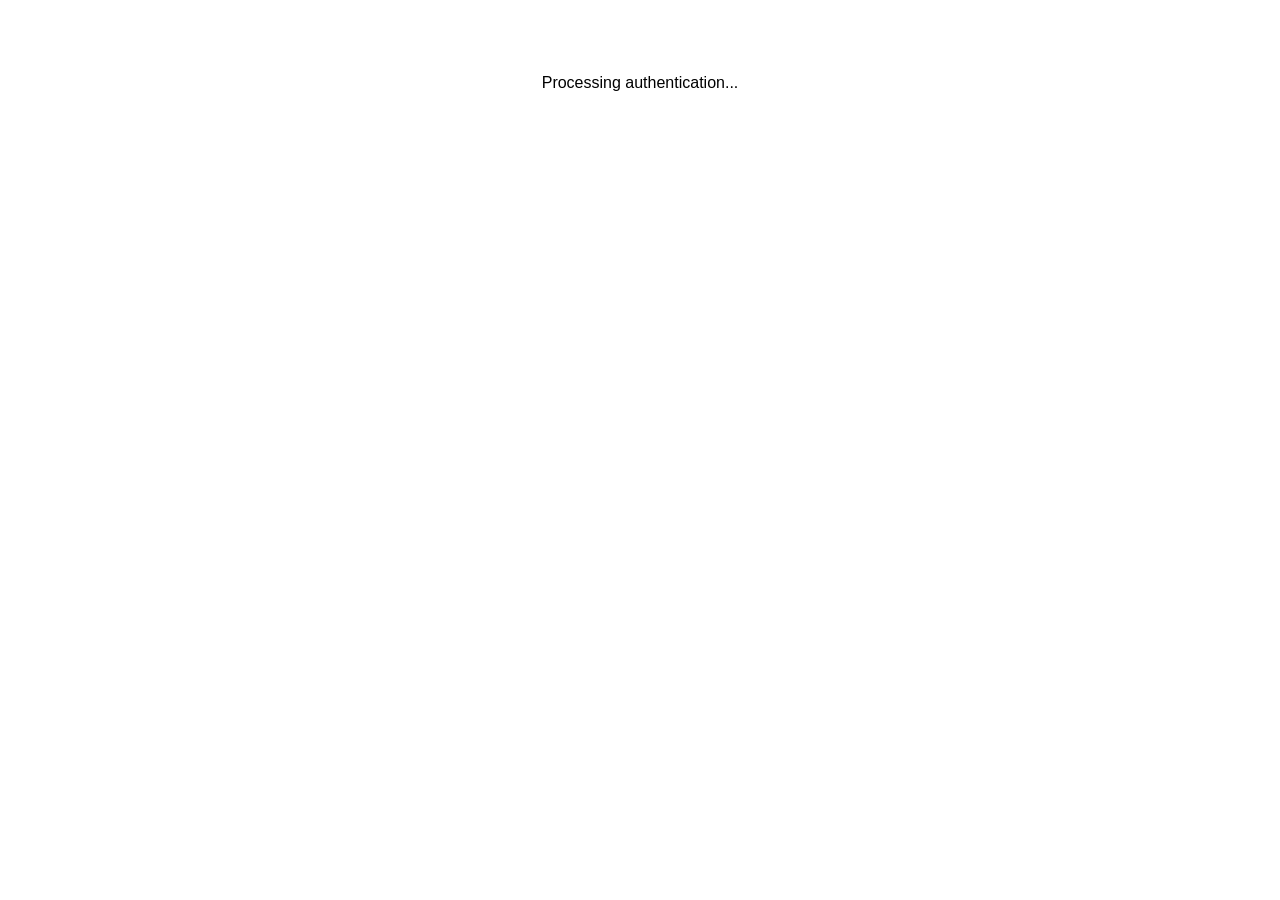
<file: osm-callback.html>
<!doctype html>
<!-- Copyright (C) 2026 Aron Sommer. See LICENSE file for full license details. -->
<html lang="en">
  <head>
    <meta charset="utf-8" />
    <meta name="robots" content="noindex" />
    <title>Authenticating with OpenStreetMap...</title>
    <script>
      window.onload = function () {
        const params = new URLSearchParams(window.location.search);
        const code = params.get("code");
        const error = params.get("error");

        if (code) {
          const state = params.get("state");
          if (state) localStorage.setItem("osmAuthState", state);
          localStorage.setItem("osmAuthCode", code);
          document.getElementById("message").textContent = "Success! You can now close this tab.";
        } else if (error) {
          localStorage.setItem("osmAuthError", error);
          document.getElementById("message").textContent =
            "Authentication failed or was denied. Please try again.";
        }

        window.close();
      };
    </script>
  </head>
  <body style="font-family: sans-serif; text-align: center; padding-top: 50px">
    <p id="message">Processing authentication...</p>
  </body>
</html>
</file>
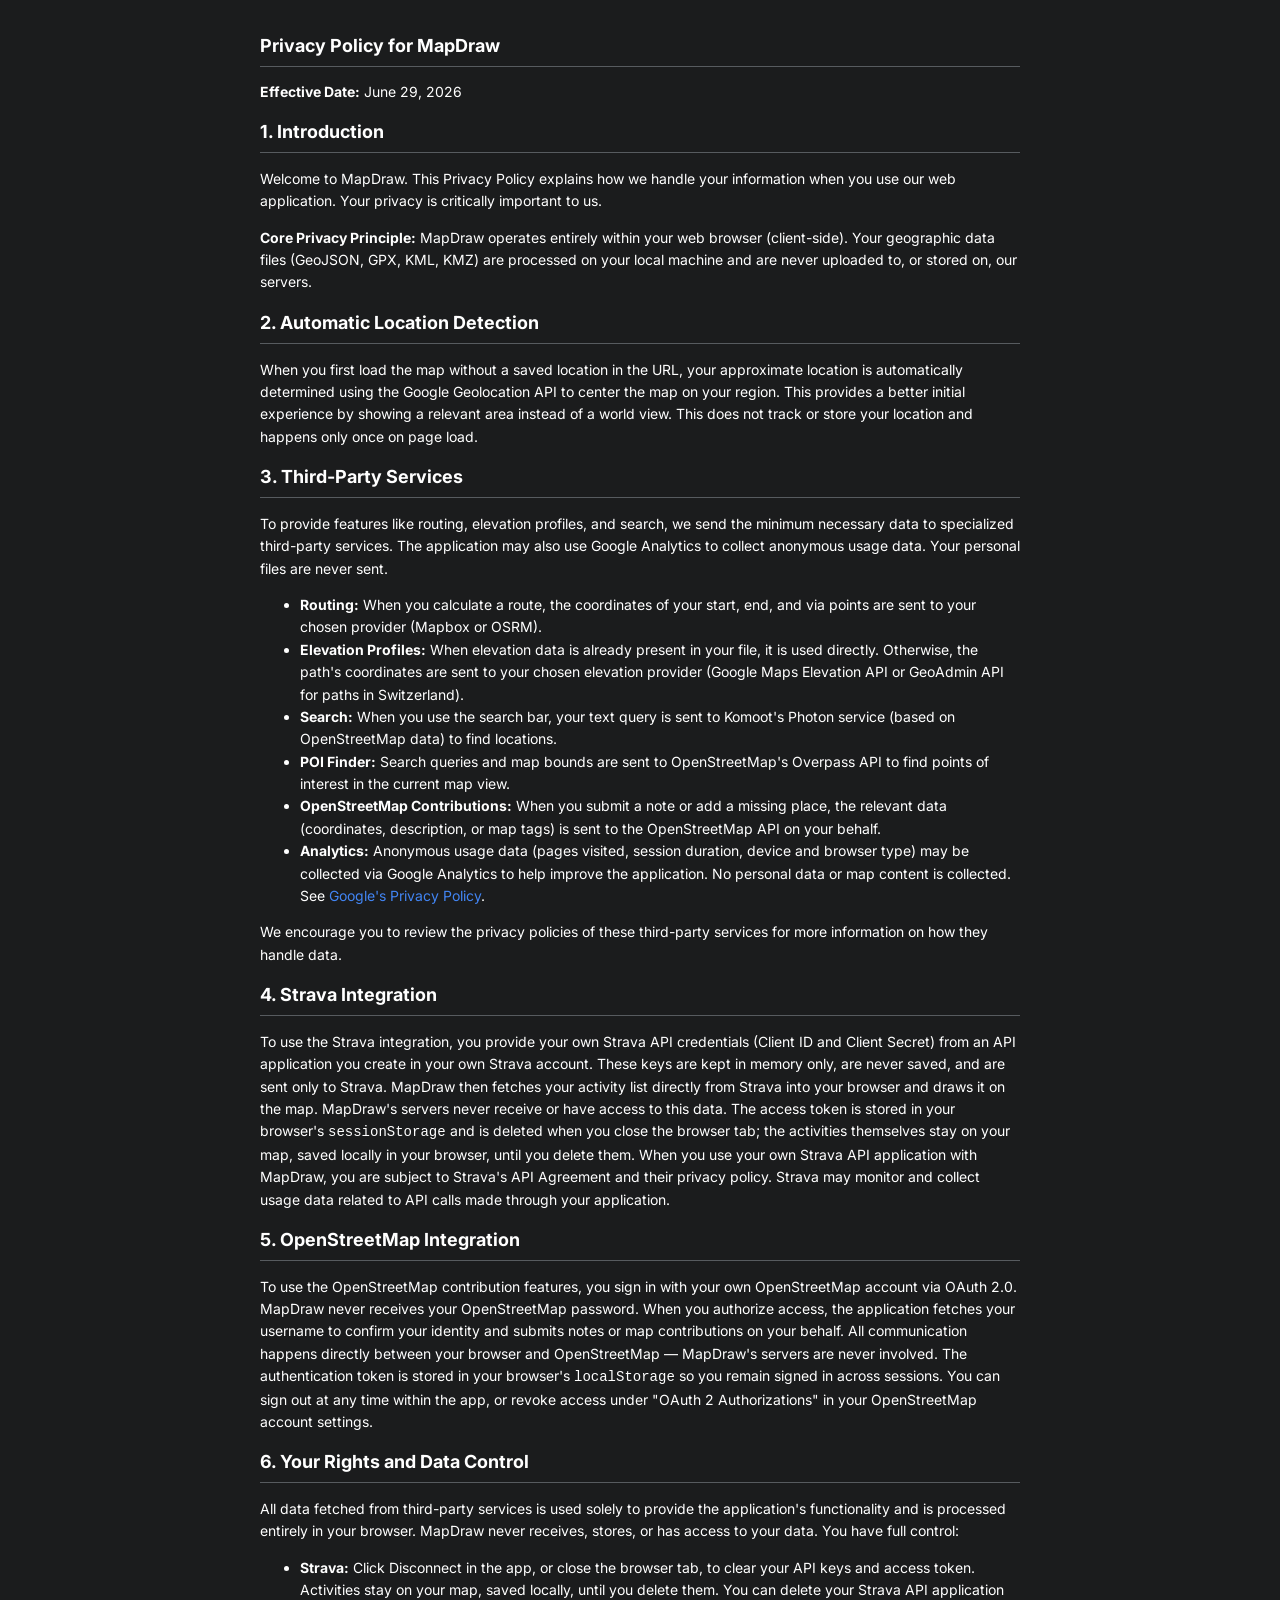
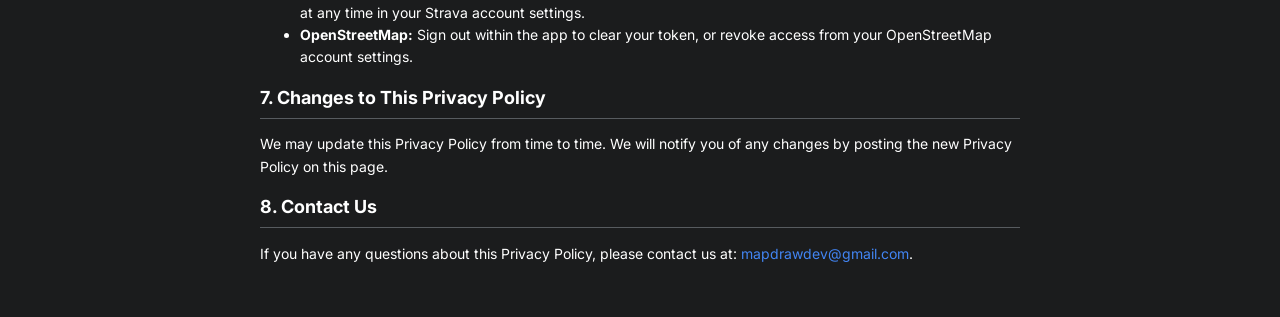
<file: privacy.html>
<!doctype html>
<!-- Copyright (C) 2026 Aron Sommer. See LICENSE file for full license details. -->
<html lang="en">
  <head>
    <meta charset="utf-8" />
    <meta name="viewport" content="width=device-width, initial-scale=1.0" />
    <title>Privacy Policy - MapDraw</title>

    <style>
      /* Inter Font */
      @font-face {
        font-family: "Inter";
        font-style: normal;
        font-weight: 100 900;
        src: url(/fonts/Inter-VariableFont_opsz,wght.woff2) format("woff2");
      }
      /* Mirrored from style.css, which this page does not load */
      :root {
        --color-white: #ffffff;
        --color-blue: #4285f4;
        /* Light Theme (default) */
        --background-color: var(--color-white);
        --text-color: #333;
        --border-color: #eaecef;
        --highlight-color: var(--color-blue);
        --font-size-14: 14px;
        --font-size-18: 18px;
      }
      body.dark-mode {
        /* Dark Theme */
        --background-color: #1b1c1d;
        --text-color: var(--color-white);
        --border-color: #575b5f;
      }
      body {
        font-family: "Inter", sans-serif; /* Use the same font */
        line-height: 1.6;
        color: var(--text-color);
        background-color: var(--background-color);
        max-width: 800px;
        margin: 0 auto;
        padding: 20px;
        font-size: var(--font-size-14);
      }
      h1,
      h2 {
        border-bottom: 1px solid var(--border-color);
        padding-bottom: 5px;
        font-size: var(--font-size-18);
      }
      a {
        color: var(--highlight-color);
        text-decoration: none;
      }
      a:hover {
        text-decoration: underline;
      }
      .container {
        padding: 20px;
        padding-top: 0;
      }
    </style>
  </head>
  <body>
    <script>
      (function () {
        const theme = localStorage.getItem("theme") ?? "glass";
        if (theme !== "light") {
          document.body.classList.add("dark-mode");
        }
      })();
    </script>

    <div class="container">
      <h1>Privacy Policy for MapDraw</h1>
      <p><strong>Effective Date:</strong> June 29, 2026</p>

      <h2>1. Introduction</h2>
      <p>
        Welcome to MapDraw. This Privacy Policy explains how we handle your information when you use
        our web application. Your privacy is critically important to us.
      </p>
      <p>
        <strong>Core Privacy Principle:</strong> MapDraw operates entirely within your web browser
        (client-side). Your geographic data files (GeoJSON, GPX, KML, KMZ) are processed on your
        local machine and are never uploaded to, or stored on, our servers.
      </p>

      <h2>2. Automatic Location Detection</h2>
      <p>
        When you first load the map without a saved location in the URL, your approximate location
        is automatically determined using the Google Geolocation API to center the map on your
        region. This provides a better initial experience by showing a relevant area instead of a
        world view. This does not track or store your location and happens only once on page load.
      </p>

      <h2>3. Third-Party Services</h2>
      <p>
        To provide features like routing, elevation profiles, and search, we send the minimum
        necessary data to specialized third-party services. The application may also use Google
        Analytics to collect anonymous usage data. Your personal files are never sent.
      </p>
      <ul>
        <li>
          <strong>Routing:</strong> When you calculate a route, the coordinates of your start, end,
          and via points are sent to your chosen provider (Mapbox or OSRM).
        </li>
        <li>
          <strong>Elevation Profiles:</strong> When elevation data is already present in your file,
          it is used directly. Otherwise, the path's coordinates are sent to your chosen elevation
          provider (Google Maps Elevation API or GeoAdmin API for paths in Switzerland).
        </li>
        <li>
          <strong>Search:</strong> When you use the search bar, your text query is sent to Komoot's
          Photon service (based on OpenStreetMap data) to find locations.
        </li>
        <li>
          <strong>POI Finder:</strong> Search queries and map bounds are sent to OpenStreetMap's
          Overpass API to find points of interest in the current map view.
        </li>
        <li>
          <strong>OpenStreetMap Contributions:</strong> When you submit a note or add a missing
          place, the relevant data (coordinates, description, or map tags) is sent to the
          OpenStreetMap API on your behalf.
        </li>
        <li>
          <strong>Analytics:</strong> Anonymous usage data (pages visited, session duration, device
          and browser type) may be collected via Google Analytics to help improve the application.
          No personal data or map content is collected. See
          <a href="https://policies.google.com/privacy" target="_blank" rel="noopener noreferrer"
            >Google's Privacy Policy</a
          >.
        </li>
      </ul>
      <p>
        We encourage you to review the privacy policies of these third-party services for more
        information on how they handle data.
      </p>

      <h2>4. Strava Integration</h2>
      <p>
        To use the Strava integration, you provide your own Strava API credentials (Client ID and
        Client Secret) from an API application you create in your own Strava account. These keys are
        kept in memory only, are never saved, and are sent only to Strava. MapDraw then fetches your
        activity list directly from Strava into your browser and draws it on the map. MapDraw's
        servers never receive or have access to this data. The access token is stored in your
        browser's <code>sessionStorage</code> and is deleted when you close the browser tab; the
        activities themselves stay on your map, saved locally in your browser, until you delete
        them. When you use your own Strava API application with MapDraw, you are subject to Strava's
        API Agreement and their privacy policy. Strava may monitor and collect usage data related to
        API calls made through your application.
      </p>

      <h2>5. OpenStreetMap Integration</h2>
      <p>
        To use the OpenStreetMap contribution features, you sign in with your own OpenStreetMap
        account via OAuth 2.0. MapDraw never receives your OpenStreetMap password. When you
        authorize access, the application fetches your username to confirm your identity and submits
        notes or map contributions on your behalf. All communication happens directly between your
        browser and OpenStreetMap — MapDraw's servers are never involved. The authentication token
        is stored in your browser's <code>localStorage</code> so you remain signed in across
        sessions. You can sign out at any time within the app, or revoke access under "OAuth 2
        Authorizations" in your OpenStreetMap account settings.
      </p>

      <h2>6. Your Rights and Data Control</h2>
      <p>
        All data fetched from third-party services is used solely to provide the application's
        functionality and is processed entirely in your browser. MapDraw never receives, stores, or
        has access to your data. You have full control:
      </p>
      <ul>
        <li>
          <strong>Strava:</strong> Click Disconnect in the app, or close the browser tab, to clear
          your API keys and access token. Activities stay on your map, saved locally, until you
          delete them. You can delete your Strava API application at any time in your Strava account
          settings.
        </li>
        <li>
          <strong>OpenStreetMap:</strong> Sign out within the app to clear your token, or revoke
          access from your OpenStreetMap account settings.
        </li>
      </ul>

      <h2>7. Changes to This Privacy Policy</h2>
      <p>
        We may update this Privacy Policy from time to time. We will notify you of any changes by
        posting the new Privacy Policy on this page.
      </p>

      <h2>8. Contact Us</h2>
      <p>
        If you have any questions about this Privacy Policy, please contact us at:
        <a href="mailto:mapdrawdev@gmail.com">mapdrawdev@gmail.com</a>.
      </p>
    </div>
  </body>
</html>
</file>
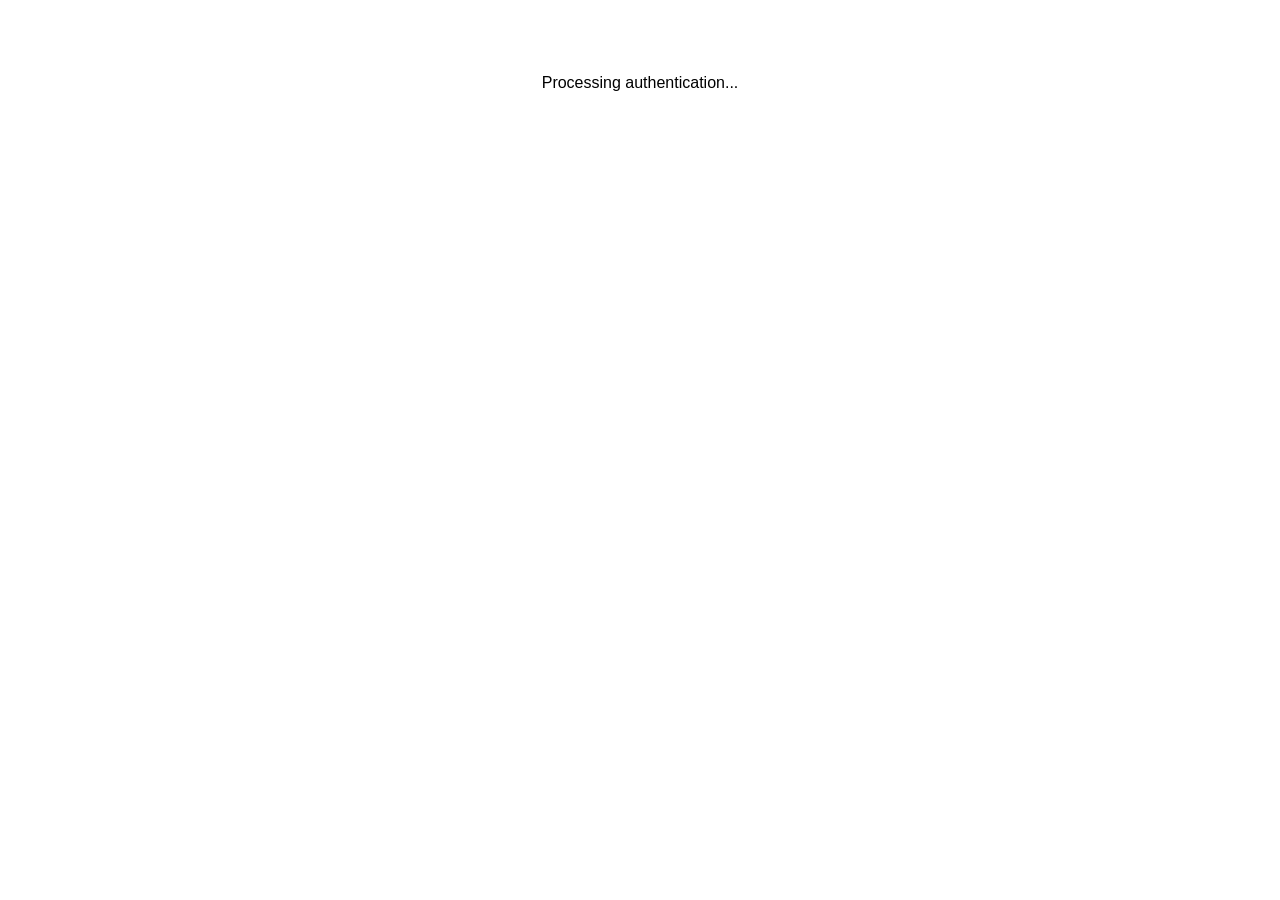
<file: strava-callback.html>
<!doctype html>
<!-- Copyright (C) 2026 Aron Sommer. See LICENSE file for full license details. -->
<html lang="en">
  <head>
    <meta charset="utf-8" />
    <meta name="robots" content="noindex" />
    <title>Authenticating with Strava...</title>
    <script>
      window.onload = function () {
        const params = new URLSearchParams(window.location.search);
        const code = params.get("code");
        const error = params.get("error");

        if (code) {
          // Pass the code to the main app via localStorage
          localStorage.setItem("stravaAuthCode", code);
          document.getElementById("message").textContent = "Success! You can now close this tab.";
        } else if (error) {
          document.getElementById("message").textContent =
            "Authentication failed or was denied. Please try again.";
          // Optional: Pass error back to the main app
          localStorage.setItem("stravaAuthError", error);
        }

        // Close the window automatically
        window.close();
      };
    </script>
  </head>
  <body style="font-family: sans-serif; text-align: center; padding-top: 50px">
    <p id="message">Processing authentication...</p>
  </body>
</html>
</file>
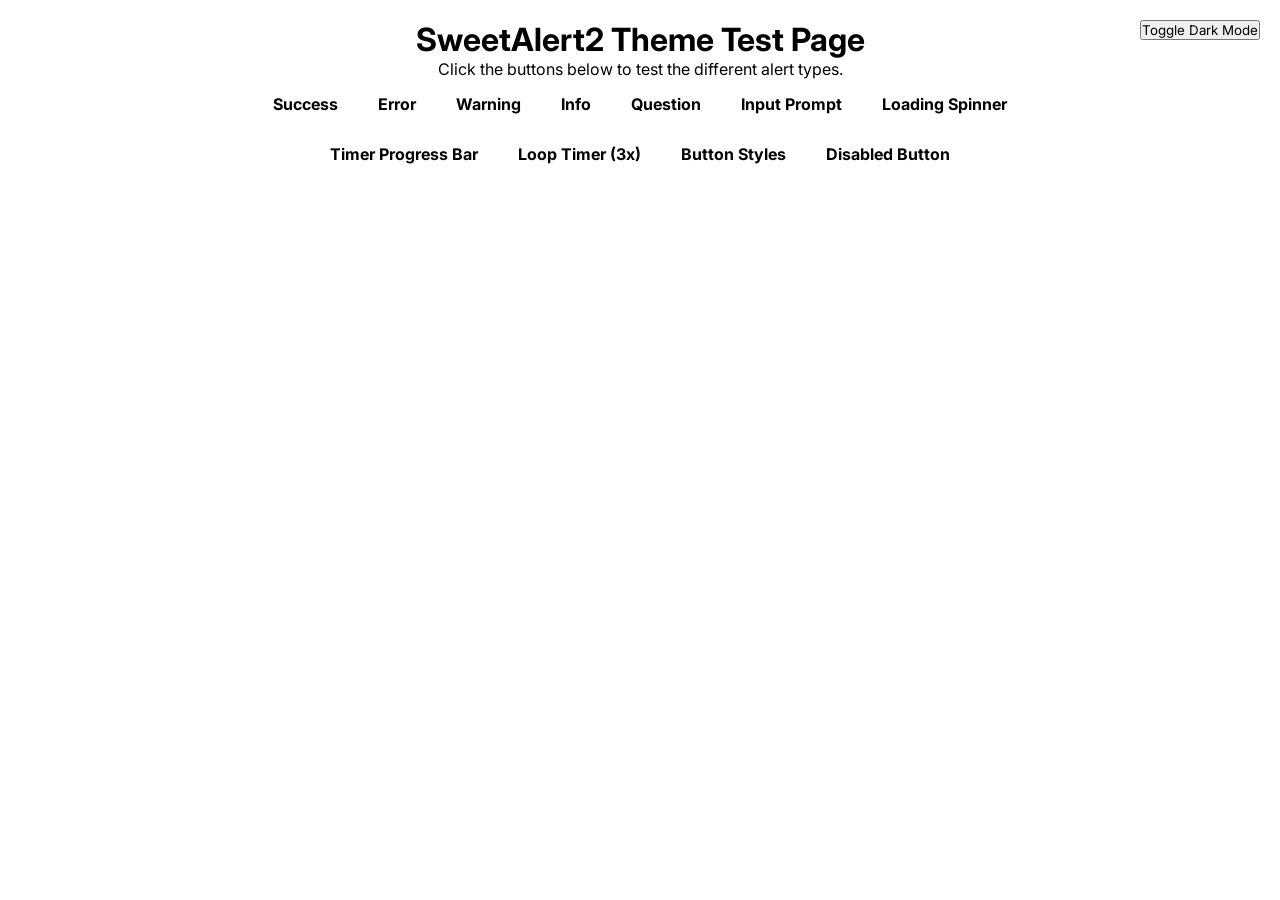
<file: sweetalert2-test.html>
<!doctype html>
<!-- Copyright (C) 2026 Aron Sommer. See LICENSE file for full license details. -->
<html lang="en">
  <head>
    <meta charset="utf-8" />
    <meta name="viewport" content="width=device-width, initial-scale=1.0" />
    <meta name="robots" content="noindex" />
    <title>SweetAlert2 Theme Test Page</title>

    <link rel="stylesheet" href="/sweetalert2-11.26.25/sweetalert2.min.css" />
    <script src="/sweetalert2-11.26.25/sweetalert2.min.js"></script>

    <link rel="stylesheet" href="/style.css" />

    <style>
      /* Basic styles for this test page */
      body {
        background-color: var(--background-color);
        color: var(--text-color);
        padding: 20px;
        transition:
          background-color 0.3s,
          color 0.3s;
      }
      .container {
        max-width: 800px;
        margin: 0 auto;
        text-align: center;
      }
      .button-group button {
        padding: 10px 15px;
        margin: 5px;
        font-size: var(--font-size-16);
        cursor: pointer;
        border: none !important;
        border-radius: 4px !important;
        font-weight: bold !important;
        background-color: var(--text-color) !important;
        color: var(--background-color) !important;
      }
      #theme-toggle {
        position: absolute;
        top: 20px;
        right: 20px;
      }
    </style>
  </head>
  <body>
    <div class="container">
      <h1>SweetAlert2 Theme Test Page</h1>
      <p>Click the buttons below to test the different alert types.</p>
      <div class="button-group" id="test-buttons"></div>
    </div>

    <button id="theme-toggle" class="button-group">Toggle Dark Mode</button>

    <script>
      // --- Dark Mode Toggle Logic ---
      const themeToggleBtn = document.getElementById("theme-toggle");
      themeToggleBtn.addEventListener("click", () => {
        document.body.classList.toggle("dark-mode");
      });

      // --- Test Button Generation Logic ---
      const buttonContainer = document.getElementById("test-buttons");
      const testCases = [
        {
          text: "Success",
          action: () =>
            Swal.fire({
              title: "Success!",
              text: "Your action was successful.",
              icon: "success",
              iconColor: "var(--swal-color-success)",
            }),
        },
        {
          text: "Error",
          action: () =>
            Swal.fire({
              title: "Error!",
              text: "Something went wrong.",
              icon: "error",
              iconColor: "var(--swal-color-error)",
            }),
        },
        {
          text: "Warning",
          action: () =>
            Swal.fire({
              title: "Warning!",
              text: "Something went wrong.",
              icon: "warning",
              iconColor: "var(--swal-color-warning)",
            }),
        },
        {
          text: "Info",
          action: () =>
            Swal.fire({
              title: "Info!",
              text: "Its working.",
              icon: "info",
              iconColor: "var(--swal-color-info)",
            }),
        },
        {
          text: "Question",
          action: () =>
            Swal.fire({
              title: "Question!",
              text: "Are you ready?",
              icon: "question",
              iconColor: "var(--swal-color-question)",
              showCancelButton: true,
              confirmButtonText: "Yes, proceed!",
              cancelButtonText: "No, cancel!",
            }),
        },
        {
          text: "Input Prompt",
          action: () =>
            Swal.fire({
              title: "Enter your name",
              input: "text",
              inputPlaceholder: "e.g., Alex",
            }),
        },
        {
          text: "Loading Spinner",
          action: () => {
            Swal.fire({
              title: "Loading...",
              text: "Testing the loading spinner",
              allowOutsideClick: false,
              didOpen: () => {
                Swal.showLoading();
                // Auto-close after 3 seconds
                setTimeout(() => {
                  Swal.close();
                }, 3000);
              },
            });
          },
        },
        {
          text: "Timer Progress Bar",
          action: () =>
            Swal.fire({
              icon: "success",
              iconColor: "var(--swal-color-success)",
              title: "Timer Test",
              text: "This will close in 3 seconds",
              timer: 3000,
              timerProgressBar: true,
            }),
        },
        {
          text: "Loop Timer (3x)",
          action: async () => {
            for (let i = 1; i <= 3; i++) {
              await Swal.fire({
                icon: "info",
                iconColor: "var(--swal-color-info)",
                title: `Timer Loop ${i}/3`,
                text: "Watch the progress bar!",
                timer: 2000,
                timerProgressBar: true,
                showConfirmButton: false,
              });
            }
            Swal.fire({
              icon: "success",
              iconColor: "var(--swal-color-success)",
              title: "Loop Complete!",
              text: "All timers finished",
            });
          },
        },
        {
          text: "Button Styles",
          action: () =>
            Swal.fire({
              title: "Confirm Action",
              text: "Testing themed button styles - Cancel is red by default",
              showCancelButton: true,
              confirmButtonText: "Confirm",
              cancelButtonText: "Cancel",
              customClass: {
                confirmButton: "swal-confirm-button",
              },
            }),
        },
        {
          text: "Disabled Button",
          action: () => {
            Swal.fire({
              title: "Enter Something",
              input: "text",
              inputPlaceholder: "Type here to enable button",
              showCancelButton: true,
              confirmButtonText: "Submit",
              cancelButtonText: "Cancel",
              customClass: {
                confirmButton: "swal-confirm-button",
              },
              didOpen: () => {
                const confirmButton = Swal.getConfirmButton();
                const input = Swal.getInput();

                // Disable button initially
                confirmButton.disabled = true;

                // Enable/disable based on input
                input.addEventListener("input", () => {
                  confirmButton.disabled = !input.value.trim();
                });
              },
            });
          },
        },
      ];

      // Create a button for each test case
      testCases.forEach((test) => {
        const btn = document.createElement("button");
        btn.textContent = test.text;
        btn.onclick = test.action;
        buttonContainer.appendChild(btn);
      });
    </script>
  </body>
</html>
</file>
<file: style.css>
/* Copyright (C) 2026 Aron Sommer. See LICENSE file for full license details. */

/*
 * Section banners: python3 -m pyfiglet -f ansi_shadow <NAME>
 * Sub-section banners: python3 -m pyfiglet -f small <NAME>
 */

/* VARS */
/*
 * ██╗   ██╗ █████╗ ██████╗ ███████╗
 * ██║   ██║██╔══██╗██╔══██╗██╔════╝
 * ██║   ██║███████║██████╔╝███████╗
 * ╚██╗ ██╔╝██╔══██║██╔══██╗╚════██║
 *  ╚████╔╝ ██║  ██║██║  ██║███████║
 *   ╚═══╝  ╚═╝  ╚═╝╚═╝  ╚═╝╚══════╝
 */

:root {
  --color-black: #000000;
  --color-white: #ffffff;
  --color-red: #dc143c;
  --color-blue: #1e90ff;
  --color-yellow: #ffd700;
  --color-green: #228b22;
  --color-neutral-grey: #f5f5f5;

  --routing-color-start: var(--color-green);
  --routing-color-end: var(--color-red);
  --routing-color-via: var(--color-blue);
  --strava-color: #fc5200;

  --swal-color-success: var(--color-green);
  --swal-color-error: var(--color-red);
  --swal-color-warning: var(--color-yellow);
  --swal-color-info: var(--color-blue);
  --swal-color-question: var(--color-blue);

  --border-radius: 8px;

  --font-size-10: 10px;
  --font-size-12: 12px;
  --font-size-14: 14px;
  --font-size-16: 16px;
  --font-size-18: 18px;
  --font-size-20: 20px;
  --font-size-24: 24px;
  --font-size-30: 30px;

  --icon-size-16: 16px;
  --icon-size-20: 20px;
  --icon-size-24: 24px;
  --icon-size-30: 30px;
  --icon-size-50: 50px;

  --highlight-color: var(--color-blue);
  /* SweetAlert links use --highlight-color directly, not --link-color */
  --link-color: var(--highlight-color);
  --locate-color: var(--color-blue);
  --overview-row-height: 32px;
  --overview-icon-width: 28px;
  --top-right-btn-height: 32px;
  --top-right-clearance: calc(var(--top-right-btn-height) + 8px);
  --viewport-height: 100vh; /* Fallback for browsers without dvh */
}

/* 100dvh is the visible height, also while a mobile browser shows its toolbars. */
@supports (height: 100dvh) {
  :root {
    --viewport-height: 100dvh;
  }
}

/* THEMES: GLASS > LIGHT > DARK */
/*
 *  ████████╗██╗  ██╗███████╗███╗   ███╗███████╗███████╗
 *  ╚══██╔══╝██║  ██║██╔════╝████╗ ████║██╔════╝██╔════╝
 *     ██║   ███████║█████╗  ██╔████╔██║█████╗  ███████╗
 *     ██║   ██╔══██║██╔══╝  ██║╚██╔╝██║██╔══╝  ╚════██║
 *     ██║   ██║  ██║███████╗██║ ╚═╝ ██║███████╗███████║
 *     ╚═╝   ╚═╝  ╚═╝╚══════╝╚═╝     ╚═╝╚══════╝╚══════╝
 */

/* GLASS (default) */
/*
 *  ___ _      _   ___ ___
 * / __| |    /_\ / __/ __|
 *| (_ | |__ / _ \\__ \__ \
 * \___|____/_/ \_\___/___/
 */

body.glass-mode {
  --icon-color: #f1f5f9;
  --border-color: rgba(255, 255, 255, 0.3);
  --link-color: var(--text-color);
  --divider-color: var(--border-color);
  --background-color: transparent;
  --background2-color: rgba(255, 255, 255, 0.06);
  --text-color: #f1f5f9;
  color: var(--text-color);
  --glass-btn-bg: var(--border-color);
  --glass-header-bg: var(--border-color);
  --glass-bg: rgba(10, 15, 40, 0.5);
  --glass-blur: blur(32px) saturate(200%);
}

/* Glass panels */
body.glass-mode #info-panel,
body.glass-mode #custom-layers-panel,
body.glass-mode .top-right-btn,
body.glass-mode .leaflet-draw-actions,
body.glass-mode .download-submenu {
  background: var(--glass-bg) !important;
  backdrop-filter: var(--glass-blur);
  -webkit-backdrop-filter: var(--glass-blur);
  border: 1px solid var(--border-color) !important;
}

/* Left toolbar: pill-shaped glass.
   backdrop-filter lives on ::before so the parent is not a backdrop root —
   child .leaflet-draw-actions and .download-submenu can then blur the map. */
body.glass-mode .leaflet-top.leaflet-left::before {
  content: "";
  position: absolute;
  inset: 0;
  border-radius: 50px;
  background: var(--glass-bg);
  backdrop-filter: var(--glass-blur);
  -webkit-backdrop-filter: var(--glass-blur);
  border: 1px solid var(--border-color);
  z-index: -1;
  pointer-events: none;
}

/* ::before already draws the border; cancel the duplicate to avoid a double-border shine */
body.glass-mode #map > div.leaflet-control-container > div.leaflet-top.leaflet-left {
  border: none;
}

/* Elevation panel: top border only */
body.glass-mode #elevation-div {
  background: var(--glass-bg) !important;
  backdrop-filter: var(--glass-blur);
  -webkit-backdrop-filter: var(--glass-blur);
  border-top: 1px solid var(--border-color) !important;
}

/* Context menu popup */
body.glass-mode .leaflet-popup-content-wrapper {
  background: var(--glass-bg) !important;
  backdrop-filter: var(--glass-blur);
  -webkit-backdrop-filter: var(--glass-blur);
  border: 1px solid var(--border-color) !important;
}

/* Name field focus */
body.glass-mode #info-panel-name:focus {
  color: var(--color-white) !important;
}

/* Filled action buttons: glass fill (base fill is in the BASE section below). */
body.glass-mode #info-panel-edit-hint,
body.glass-mode #clear-route-btn:not(:disabled),
body.glass-mode #save-route-btn:not(:disabled),
body.glass-mode .layer-import-button,
body.glass-mode button.strava-button-secondary:not(:disabled),
body.glass-mode #data-editor-restore,
body.glass-mode #data-editor-apply,
body.glass-mode #data-editor-copy,
body.glass-mode #data-editor-copy-clean,
body.glass-mode #data-editor-find,
body.glass-mode .leaflet-popup-content-wrapper button,
body.glass-mode .leaflet-popup-content-wrapper button:hover {
  background-color: var(--glass-btn-bg) !important;
  color: var(--color-white) !important;
}

/* border-color: transparent, not border: none - avoids both the translucent-fill seam and
   the flex-width shift (see .profile-btn.active in the ROUTING section). */
body.glass-mode .routing-profile-selector .profile-btn.active {
  background-color: var(--glass-btn-bg) !important;
  color: var(--color-white) !important;
  border-color: transparent !important;
}
body.glass-mode .routing-profile-selector .profile-btn.active .material-symbols {
  color: var(--color-white) !important;
}
body.glass-mode #select-start-on-map.active,
body.glass-mode #select-via-on-map.active,
body.glass-mode #select-end-on-map.active,
body.glass-mode #routing-pen-btn.active {
  background-color: var(--highlight-color) !important;
  border-color: var(--highlight-color) !important;
}
body.glass-mode #select-start-on-map.active .material-symbols,
body.glass-mode #select-via-on-map.active .material-symbols,
body.glass-mode #select-end-on-map.active .material-symbols,
body.glass-mode #routing-pen-btn.active .material-symbols {
  color: var(--color-white) !important;
}

/* Disabled toolbar buttons: faded */
body.glass-mode .leaflet-bar a.leaflet-disabled,
body.glass-mode .leaflet-draw-toolbar a.leaflet-disabled,
body.glass-mode .leaflet-control-custom a.leaflet-disabled,
body.glass-mode .leaflet-control-custom.disabled > a {
  opacity: 0.25 !important;
  background-color: transparent !important;
}

/* Toolbar submenus: transparent inner items so container glass shows through */
body.glass-mode .leaflet-draw-actions a,
body.glass-mode .leaflet-draw-actions a:hover,
body.glass-mode .download-submenu button {
  background-color: transparent !important;
}
body.glass-mode .download-submenu button:disabled {
  opacity: 0.25;
  cursor: not-allowed;
}

/* Tab container: no outer border, tab-buttons and tab-content provide the frame */
body.glass-mode #tab-container {
  background: var(--glass-bg) !important;
  backdrop-filter: var(--glass-blur);
  -webkit-backdrop-filter: var(--glass-blur);
  border-radius: var(--border-radius);
  overflow: hidden;
}

/* On mobile the tab container reaches the screen edge — no rounded bottom corners */
@media (max-width: 768px) {
  body.glass-mode:not(.force-desktop-layout) #tab-container {
    border-radius: 0;
  }
}

/* Credits bar gets glass on real desktop and forced-desktop; skipped on native mobile where the credits link is not shown */
@media (min-width: 769px) {
  body.glass-mode #bottom-left-credits {
    background: var(--glass-bg) !important;
    backdrop-filter: var(--glass-blur);
    -webkit-backdrop-filter: var(--glass-blur);
    border: 1px solid var(--border-color) !important;
  }
}
body.glass-mode.force-desktop-layout #bottom-left-credits {
  background: var(--glass-bg) !important;
  backdrop-filter: var(--glass-blur);
  -webkit-backdrop-filter: var(--glass-blur);
  border: 1px solid var(--border-color) !important;
}

/* Glass mode: links show underline instead of relying on color to stand out */
body.glass-mode #strava-panel a,
body.glass-mode #settings-panel a,
body.glass-mode #credits-link,
body.glass-mode .link-button,
body.glass-mode .leaflet-popup-content a {
  color: var(--link-color) !important;
  text-decoration: underline;
}

body.glass-mode .leaflet-container {
  background: var(--glass-bg);
}

/* Only affects the open popup (Windows Chrome), never the closed box. */
body.glass-mode select option {
  background-color: var(--background-color);
  color: var(--text-color);
}

/* LIGHT */
/*
 *  _    ___ ___ _  _ _____
 * | |  |_ _/ __| || |_   _|
 * | |__ | | (_ | __ | | |
 * |____|___\___|_||_| |_|
 */

body.light-mode {
  --icon-color: var(--color-black);
  --border-color: #757575;
  --divider-color: var(--border-color);
  --background-color: var(--color-white);
  --background2-color: #bdbdbd;
  --text-color: var(--color-black);
  color: var(--color-black);
}

/* DARK */
/*
 *  ___   _   ___ _  __
 * |   \ /_\ | _ \ |/ /
 * | |) / _ \|   / ' <
 * |___/_/ \_\_|_\_|\_\
 */

body.dark-mode,
body.glass-mode .swal2-container, /* in glass mode, SweetAlert uses the same style as dark mode */
body.glass-mode select option /* ditto for the open dropdown popup - see the rule above */ {
  --icon-color: var(--color-white);
  --border-color: #bdbdbd;
  --divider-color: var(--border-color);
  --background-color: #22242a;
  --background2-color: #5f6368;
  --text-color: var(--color-white);
  color: var(--color-white);
}

/* BASE */
/*
 * ██████╗  █████╗ ███████╗███████╗
 * ██╔══██╗██╔══██╗██╔════╝██╔════╝
 * ██████╔╝███████║███████╗█████╗
 * ██╔══██╗██╔══██║╚════██║██╔══╝
 * ██████╔╝██║  ██║███████║███████╗
 * ╚═════╝ ╚═╝  ╚═╝╚══════╝╚══════╝
 */

* {
  margin: 0;
  padding: 0;
  font-family: "Inter", sans-serif !important;
  /* Forcefully remove blue highlight of button on mobile */
  -webkit-tap-highlight-color: transparent !important;
  /* App, not a document: no text selection. Inputs and the JSON editor stay editable. */
  -webkit-user-select: none;
  user-select: none;
}

a {
  color: var(--highlight-color);
}

/* Also remove the focus outline, which can appear as a blue ring */
*:focus {
  outline: none !important;
}

/* Filled action buttons: base fill (glass fill is in the GLASS section above). */
#info-panel-edit-hint,
#clear-route-btn:not(:disabled),
#save-route-btn:not(:disabled),
.layer-import-button,
button.strava-button-secondary:not(:disabled),
#data-editor-restore,
#data-editor-apply,
#data-editor-copy,
#data-editor-copy-clean,
#data-editor-find {
  font-weight: bold;
  background-color: var(--text-color);
  color: var(--background-color);
  border: none;
}

input[type="checkbox"],
input[type="radio"] {
  accent-color: var(--highlight-color) !important;
}

input:focus,
textarea:focus,
select:focus {
  outline: none;
}

#map {
  height: var(--viewport-height);
  width: 100%;
  position: relative; /* Needed for absolute positioning of children */
}

.leaflet-container {
  background: var(--background2-color);
}

.grayscale-tiles {
  filter: grayscale(100%);
}

/* Main container for all right-side panels */
#main-right-container {
  position: absolute;
  top: calc(env(safe-area-inset-top) + 10px + var(--top-right-clearance));
  right: 10px;
  width: 340px;
  z-index: 1000;
  display: flex;
  flex-direction: column;
  gap: 10px;
  max-width: calc(100vw - 61px);
  max-height: calc(var(--viewport-height) - env(safe-area-inset-top) - 100px);
  overflow: hidden;
  cursor: auto;
}

#main-right-container.hidden {
  display: none;
}

.leaflet-marker-shadow {
  display: none !important;
}

/* Forcefully removes dotted line style ONLY during editing */
.map-is-editing path.leaflet-interactive {
  stroke-dasharray: none !important;
}

/* Vertex handle shown while drawing or editing a path/area. Colored to match the item via
   --active-item-color (set in draw-tools.js/leaflet-draw-patches.js/path-extend.js), falling
   back to black if it's ever unset. */
.leaflet-editing-icon {
  border-radius: 50%;
  background-color: var(--active-item-color, var(--color-black));
  opacity: 1 !important;
  width: 20px !important;
  height: 20px !important;
  margin-left: -10px !important;
  margin-top: -10px !important;
  box-shadow: 0 0 0 2px var(--color-white);
  border: none;
}

/* Mid-segment "add point" handle (tagged by leaflet-draw-patches.js). Same coloring as
   .leaflet-editing-icon; opacity is forced because leaflet-draw itself sets these to 0.6. */
.leaflet-editing-middle-icon {
  border-radius: 50%;
  background-color: var(--active-item-color, var(--color-black));
  opacity: 1 !important;
  width: 10px !important;
  height: 10px !important;
  margin-left: -5px !important;
  margin-top: -5px !important;
  box-shadow: 0 0 0 2px var(--color-white);
  border: none;
}

/* Label badge above each routing pin: "Start"/"End", or a via's sequence number (js/routing.js) */
.route-pin-badge {
  padding: 0 6px;
  font-size: 12px;
  font-weight: 600;
  line-height: 18px;
  color: var(--color-white);
  border-radius: 9px;
  box-shadow: 0 0 0 2px var(--color-white);
  border: none;
}
.route-pin-badge::before {
  display: none;
}
.route-pin-badge-start {
  background-color: var(--routing-color-start);
}
.route-pin-badge-via {
  background-color: var(--routing-color-via);
}
.route-pin-badge-end {
  background-color: var(--routing-color-end);
}

/* Existing path endpoint shown while drawing a new path (js/path-extend.js), before it's
   clicked to start extending from it. Same shape/size as .leaflet-editing-icon, always
   black so it reads as "not yet active". */
.path-extend-endpoint {
  border-radius: 50%;
  background-color: var(--color-black);
  opacity: 1 !important;
  width: 20px !important;
  height: 20px !important;
  margin-left: -10px !important;
  margin-top: -10px !important;
  box-shadow: 0 0 0 2px var(--color-white);
  border: none;
}

/* Leaflet-draw hardcodes this dash's opacity and color; override both to match the
   app's own default opacity and the active item's color. */
.leaflet-draw-guide-dash {
  background-color: var(--active-item-color, var(--color-black)) !important;
  opacity: 0.75 !important;
}

/* Distance/area labels shown on a path or area while drawing, selected, or being edited */
.distance-label {
  pointer-events: none;
  display: flex;
  align-items: center;
  justify-content: center;
  white-space: nowrap;
  text-align: center;
  font-size: var(--font-size-12);
  font-weight: bold;
  color: white;
  /* Mitigates blur from Leaflet's sub-pixel marker positioning. */
  -webkit-font-smoothing: antialiased;
  text-rendering: optimizeLegibility;
  text-shadow:
    -1px -1px 0 black,
    1px -1px 0 black,
    -1px 1px 0 black,
    1px 1px 0 black;
  /* DEBUG: outlines the label's actual rendered box */
  /* outline: 1px solid red; */
}

/* Drag highlight box around a marker in edit mode (overrides leaflet-draw's default pink) */
.leaflet-edit-marker-selected {
  background-color: transparent;
  border-color: var(--highlight-color);
}

#sheet-handle {
  /* Hide sheet-handle on desktop */
  display: none;
}

/* SEARCH */
/*
 * ███████╗███████╗ █████╗ ██████╗  ██████╗██╗  ██╗
 * ██╔════╝██╔════╝██╔══██╗██╔══██╗██╔════╝██║  ██║
 * ███████╗█████╗  ███████║██████╔╝██║     ███████║
 * ╚════██║██╔══╝  ██╔══██║██╔══██╗██║     ██╔══██║
 * ███████║███████╗██║  ██║██║  ██║╚██████╗██║  ██║
 * ╚══════╝╚══════╝╚═╝  ╚═╝╚═╝  ╚═╝ ╚═════╝╚═╝  ╚═╝
 */

/* Autocomplete suggestion item styles (used inside search modal) */
.autocomplete-suggestion-item {
  padding: 8px 10px;
  cursor: pointer;
  white-space: nowrap;
  overflow: hidden;
  text-overflow: ellipsis;
  color: var(--text-color);
}

.autocomplete-suggestion-item:hover,
.autocomplete-suggestion-item.active {
  background-color: var(--highlight-color) !important;
}

/* Search Modal Styles */
/* Modal container customization */
.search-modal {
  font-family: inherit !important;
}

#search-modal-input:focus {
  outline: none !important;
  border-color: var(--border-color) !important;
  box-shadow: none !important;
}

/* Suggestions dropdown inside modal */
.search-modal-suggestions {
  display: none;
  position: relative;
  padding: 0;
  background-color: var(--background-color);
  border: 1px solid var(--divider-color);
  border-radius: var(--border-radius);
  max-height: 300px;
  overflow-y: auto;
}

/* Make input connect visually with suggestions when open */
.search-modal-container:has(.search-modal-suggestions[style*="display: block"])
  #search-modal-input {
  border-bottom-left-radius: 0 !important;
  border-bottom-right-radius: 0 !important;
  margin-bottom: 0 !important;
}

.search-modal-suggestions[style*="display: block"] {
  border-top-left-radius: 0 !important;
  border-top-right-radius: 0 !important;
  margin-top: 0 !important;
  border-top: none !important;
}

/* Suggestion items inside the search modal */
.search-modal-suggestions .autocomplete-suggestion-item {
  padding: 12px 10px;
  cursor: pointer;
  white-space: nowrap;
  overflow: hidden;
  text-overflow: ellipsis;
  color: var(--text-color);
  border-bottom: 1px solid var(--divider-color);
  text-align: left;
}

.search-modal-suggestions .autocomplete-suggestion-item:last-child {
  border-bottom: none;
}

.search-modal-suggestions .autocomplete-suggestion-item:hover,
.search-modal-suggestions .autocomplete-suggestion-item.active {
  background-color: var(--highlight-color) !important;
}

/* INFO */
/*
 * ██╗███╗   ██╗███████╗ ██████╗
 * ██║████╗  ██║██╔════╝██╔═══██╗
 * ██║██╔██╗ ██║█████╗  ██║   ██║
 * ██║██║╚██╗██║██╔══╝  ██║   ██║
 * ██║██║ ╚████║██║     ╚██████╔╝
 * ╚═╝╚═╝  ╚═══╝╚═╝      ╚═════╝
 */

/* Info panel for selected items */
#info-panel {
  position: relative; /* Needed for color picker positioning */
  background-color: var(--background-color);
  border: 1px solid var(--border-color);
  border-radius: var(--border-radius);
  text-align: center;
  width: 100%;
  min-height: 90px;
  display: flex;
  flex-direction: column;
  align-items: center;
  padding: 10px;
  box-sizing: border-box;
  flex-shrink: 0; /* Never compress info panel; tab container absorbs remaining space */
}

#info-panel-name {
  position: relative;
  font-size: var(--font-size-14);
  font-weight: bold;
  text-align: center;
  width: 270px;
  max-width: 100%;
  margin-bottom: 5px;
  background-color: var(--background-color);
  border: 2px dashed var(--border-color);
  border-radius: var(--border-radius);
  color: var(--text-color);
  padding: 5px;
  resize: none;
  overflow-y: hidden;
  line-height: 1.5;
  box-sizing: border-box;
}

#info-panel-name:focus {
  outline: none;
  border: 2px solid var(--highlight-color);
  background-color: var(--highlight-color);
  color: var(--background-color);
}

#info-panel-details {
  font-size: var(--font-size-12);
  color: var(--text-color) !important;
  margin: 0;
  overflow: hidden;
  margin-top: 5px;
  padding: 0 5px; /* Add padding to prevent text touching edges */
  display: flex;
  align-items: center;
  justify-content: center;
}

#info-panel-details .copy-icon {
  width: 20px;
  height: 20px;
  fill: var(--icon-color);
  margin-left: 6px;
  vertical-align: middle;
  position: relative;
  top: -2px;
}

#auth-callback-domain-copy-icon {
  width: 20px;
  height: 20px;
  fill: var(--icon-color);
  margin-left: 6px;
  flex-shrink: 0;
  position: absolute;
}

#info-panel-edit-hint {
  font-size: var(--font-size-12);
  line-height: 1.25;
  border-radius: var(--border-radius);
  padding: 4px 6px;
  margin-top: 5px;
  width: fit-content;
  max-width: 100%;
  box-sizing: border-box;
  cursor: pointer;
}

#info-panel-edit-hint .material-symbols {
  color: currentColor;
  width: 20px;
  height: 20px;
  margin-left: 6px;
  vertical-align: middle;
  position: relative;
  top: -2px;
}

/* Style Row for Color Swatch and Layer Name */
#info-panel-style-row {
  display: flex;
  align-items: center;
  justify-content: center;
  width: 200px;
  margin-top: 5px;
  min-height: 22px;
}

#info-panel-color-swatch {
  width: 24px;
  height: 24px;
  border-radius: 50%;
  border: 2px solid var(--text-color);
  box-sizing: border-box;
  cursor: pointer;
  transition: transform 0.1s ease-in-out;
  position: absolute;
  left: 5px;
  bottom: 5px;
  display: flex;
  align-items: center;
  justify-content: center;
}

/* "Mixed colors" indicator shown when a bulk selection has no common color */
#info-panel-color-swatch .material-symbols {
  font-size: var(--icon-size-16) !important;
}

/* Hide color swatch when picker is open */
#info-panel:has(#color-picker[style*="display: grid"]) #info-panel-color-swatch {
  display: none;
}

#info-panel-layer-name {
  font-size: var(--font-size-12);
  color: var(--text-color);
  white-space: nowrap;
  overflow: hidden;
  text-overflow: ellipsis;
  text-align: center;
}

#info-panel-strava-link {
  display: none; /* Hidden by default */
  align-items: center;
  justify-content: center;
  text-decoration: none;
  background-color: var(--strava-color);
  color: white;
  font-size: var(--font-size-12);
  font-weight: bold;
  line-height: 1.25;
  margin-top: 5px;
  padding: 4px 6px;
  border-radius: var(--border-radius);
  box-sizing: border-box;
}

/* Simplification slider shown in #info-panel-details while editing a path/area -
   see showSimplificationSlider() in js/path-simplification.js */
/* Prevents shrink-to-content width, which would resize the slider as the lock message changes. */
#info-panel.simplify-active #info-panel-details {
  width: 100%;
}

.simplify-panel {
  display: flex;
  flex-direction: column;
  gap: 4px;
  width: 100%;
}

.simplify-panel-row {
  display: flex;
  align-items: center;
  gap: 8px;
  width: 100%;
}

.simplify-panel-count {
  min-width: 20px;
  text-align: right;
  font-size: var(--font-size-14);
}

.simplify-panel-slider {
  flex: 1;
  cursor: pointer;
  accent-color: var(--highlight-color);
}

.simplify-panel-lock-message:empty {
  display: none;
}

/* Matches .poi-cat-msg--info's warning look (yellow bg, black text). */
.simplify-zoom-hint {
  padding: 8px 10px;
  border-radius: var(--border-radius);
  background: var(--color-yellow);
  color: var(--color-black);
  font-size: var(--font-size-14);
  line-height: 20px;
  text-align: center;
}

.simplify-zoom-hint:empty {
  display: none;
}

/* Color Picker Styles */
#color-picker {
  display: none; /* Hidden by default, JS toggles to 'grid' */
  width: 100%;
  box-sizing: border-box;
  padding: 5px;
  gap: 5px;
  grid-template-columns: repeat(auto-fill, minmax(24px, 1fr));
  background-color: var(--background-color);
  border: 1px solid var(--border-color);
  border-radius: var(--border-radius);
  margin-top: 5px; /* Space it from the info panel content */
}

.color-swatch {
  width: 24px;
  height: 24px;
  border-radius: 50%;
  cursor: pointer;
  border: none;
  transition: transform 0.1s ease-in-out;
  box-sizing: border-box;
}

.color-swatch:hover {
  transform: scale(1.15);
}

.color-swatch.selected {
  border: 2px solid var(--text-color);
}

/* Sized like a swatch; position is set in JS */
#color-picker-close-btn {
  width: 24px;
  height: 24px;
  display: flex;
  align-items: center;
  justify-content: center;
  cursor: pointer;
}

/* TABS */
/*
 * ████████╗ █████╗ ██████╗ ███████╗
 * ╚══██╔══╝██╔══██╗██╔══██╗██╔════╝
 *    ██║   ███████║██████╔╝███████╗
 *    ██║   ██╔══██║██╔══██╗╚════██║
 *    ██║   ██║  ██║██████╔╝███████║
 *    ╚═╝   ╚═╝  ╚═╝╚═════╝ ╚══════╝
 */

/* Tab System Styles */
#tab-container {
  width: 100%;
  box-sizing: border-box;
  display: flex;
  flex-direction: column;
  flex: 1;
  min-height: 0; /* allow flex to shrink below content size */
  overflow: hidden;
}

#tab-buttons {
  display: flex;
  width: 100%;
}

.tab-button {
  flex: 1 1 auto; /* Size to content first, then share leftover space equally */
  padding: 8px 3px;
  font-size: var(--font-size-14);
  font-weight: bold;
  cursor: pointer;
  border: 1px solid var(--border-color);
  background-color: var(--background2-color);
  border-right: none;
  outline: none;
  color: var(--text-color);
  min-width: 0;
  display: flex;
  justify-content: center;
  align-items: center;
  height: 35px;
}

.tab-button.active {
  border-bottom-color: var(--background-color);
  background-color: var(--background-color);
}

#tab-btn-overview {
  border-radius: var(--border-radius) 0 0 0;
  border-right: none;
}

#tab-btn-routing {
  border-radius: 0;
  border-right: none;
}

#tab-btn-strava {
  border-radius: 0;
  border-right: none;
}

#tab-btn-data {
  flex: 0 0 34px; /* Don't grow, fixed width */
  padding: 6px;
  border-radius: 0;
}

#tab-btn-settings {
  flex: 0 0 34px; /* Don't grow, fixed width */
  padding: 6px;
  border-radius: 0;
}

/* Credits icon button: not a .tab-button since it opens a modal instead of switching panels */
#tab-btn-credits {
  display: flex;
  flex: 0 0 34px; /* Don't grow, fixed width */
  padding: 6px;
  font-size: var(--font-size-14);
  font-weight: bold;
  cursor: pointer;
  border: 1px solid var(--border-color);
  background-color: var(--background2-color);
  outline: none;
  color: var(--text-color);
  min-width: 0;
  justify-content: center;
  align-items: center;
  height: 35px;
  border-radius: 0 var(--border-radius) 0 0;
}

#tab-btn-credits .material-symbols {
  color: var(--text-color);
}

#tab-content {
  background-color: transparent;
  padding: 0;
  border: 1px solid var(--border-color);
  border-top: none;
  border-radius: 0 0 var(--border-radius) var(--border-radius);
  display: flex;
  flex-direction: column;
  flex: 1;
  min-height: 0;
  overflow: hidden;
}

.tab-panel {
  display: none; /* Hidden by default */
}

.tab-panel.active {
  display: flex;
  flex-direction: column;
  flex: 1;
  min-height: 0;
  overflow-y: auto;
}

/* OVERVIEW */
/*
 *  ██████╗ ██╗   ██╗███████╗██████╗ ██╗   ██╗██╗███████╗██╗    ██╗
 * ██╔═══██╗██║   ██║██╔════╝██╔══██╗██║   ██║██║██╔════╝██║    ██║
 * ██║   ██║██║   ██║█████╗  ██████╔╝██║   ██║██║█████╗  ██║ █╗ ██║
 * ██║   ██║╚██╗ ██╔╝██╔══╝  ██╔══██╗╚██╗ ██╔╝██║██╔══╝  ██║███╗██║
 * ╚██████╔╝ ╚████╔╝ ███████╗██║  ██║ ╚████╔╝ ██║███████╗╚███╔███╔╝
 *  ╚═════╝   ╚═══╝  ╚══════╝╚═╝  ╚═╝  ╚═══╝  ╚═╝╚══════╝ ╚══╝╚══╝
 */

/* Overview panel styles */
#overview-panel {
  width: 100%;
  background-color: var(--background-color);
  border: none;
  border-radius: 0 0 var(--border-radius) var(--border-radius);
  flex-direction: column;
  margin: 0;
  padding: 0;
  overflow: hidden;
  box-sizing: border-box;
}

/* Pins the shared controls row (see createOverviewControlsRow() in ui-handlers.js) above
   the scrollable item list rather than inside it - sized to its content, never scrolls. */
#overview-panel-controls {
  display: flex;
  flex-direction: column;
  flex-shrink: 0;
  padding-top: 10px;
}

#overview-panel.is-empty #overview-panel-controls {
  padding-top: 0;
}

#overview-panel-list {
  list-style: none;
  padding: 0;
  margin: 0;
  overflow-y: auto;
  flex: 1;
  min-height: 0;
}

/* Frees up map space for a long list, without losing which category is active - the
   controls row (icons/pills) stays pinned above it. Desktop only (see the max-width: 768px
   media query, which also guards against a stale .collapsed left over from a desktop-width
   collapse). */
#overview-panel.collapsed #overview-panel-list {
  display: none;
}

/* Invisible element sized to represent however many rows are scrolled past above/below
   the currently-rendered window - normal document flow, exactly like a real row would
   take up, just with no content. One sits before and one after the rendered rows (see
   renderOverviewWindow() in ui-handlers.js), so the container's scrollbar behaves as if
   every row were really present. */
.overview-list-spacer {
  pointer-events: none;
}
.overview-list-item {
  display: flex;
  align-items: center;
  padding: 0 12px 0 6px;
  min-height: var(--overview-row-height);
  cursor: pointer;
  border-bottom: 1px solid var(--divider-color);
  font-size: var(--font-size-14);
  white-space: nowrap;
  overflow: hidden;
  text-overflow: ellipsis;
  background-color: var(--background-color);
  color: var(--text-color) !important;
  /* Without this, border-bottom makes the actual rendered height 1px taller than
     --overview-row-height - and ui-handlers.js's virtualized renderer assumes every
     row is exactly that tall when sizing the spacers that stand in for scrolled-past
     rows, so a mismatch here would drift the list out of alignment over a long scroll. */
  box-sizing: border-box;
}
.overview-visibility-btn,
.overview-duplicate-btn,
.overview-delete-btn,
.overview-save-btn,
.overview-controls-visibility-btn,
.overview-controls-duplicate-btn,
.overview-controls-delete-btn,
.overview-controls-collapse-btn {
  width: var(--overview-icon-width);
  display: flex;
  justify-content: center;
  align-items: center;
  cursor: pointer;
  line-height: 1;
  flex-shrink: 0;
  color: var(--text-color);
}

.overview-visibility-btn .material-symbols,
.overview-duplicate-btn .material-symbols,
.overview-delete-btn .material-symbols,
.overview-save-btn .material-symbols,
.overview-controls-visibility-btn .material-symbols,
.overview-controls-duplicate-btn .material-symbols,
.overview-controls-delete-btn .material-symbols,
.overview-controls-collapse-btn .material-symbols {
  font-size: var(--icon-size-20) !important;
}

/* Expanded (default): up arrow, i.e. "click to collapse". */
#overview-panel:not(.collapsed) .overview-controls-collapse-btn .material-symbols::before {
  content: "keyboard_arrow_up";
}

/* Collapsed: down arrow, i.e. "click to expand". */
#overview-panel.collapsed .overview-controls-collapse-btn .material-symbols::before {
  content: "keyboard_arrow_down";
}

.overview-item-text {
  flex-grow: 1;
  overflow: hidden;
  text-overflow: ellipsis;
  white-space: nowrap;
  color: var(--text-color);
  padding-left: 4px;
}
/* DOM order no longer matches display order once rows are virtualized (only the ones
   scrolled into view exist as DOM children, appended as they're created) - "last row in
   the whole list" is tracked explicitly via this class instead of :last-child. The
   empty-state message (updateOverviewList() in ui-handlers.js) is always the sole child of
   the list container, built outside the virtualized render path entirely - so it never gets
   .overview-last-in-list, but still needs its border-bottom suppressed the same way a real
   last row would. */
.overview-list-item.overview-last-in-list,
.overview-list-empty-message {
  border-bottom: none !important;
}
.overview-list-empty-message {
  padding-left: 10px;
}
.overview-list-item.selected,
.overview-list-item.rectangle-selected {
  background-color: var(--highlight-color);
}

/* Blocks a row's select/visibility/duplicate/delete, and the shared controls row's own
   visibility/duplicate/delete, while drawing a path, area, or marker, while Edit
   mode is active, or while the rectangle-select tool is active - each conflicts with what's
   on the map right now (an in-progress shape's own vertex handles, an actively edited layer,
   path-extend.js mid-way through extending a path, or a row's click reaching the normal
   single-item selectItem() instead of the marquee selection). Edit mode's
   "map-is-editing" class lives on #map, not <body> like "leaflet-is-drawing" and
   "rectangle-select-active" do, hence :has(). Excludes .overview-list-empty-message, the
   "No items on map" placeholder, which has no click listener to actually block. Doesn't
   touch the controls row's own pill/label or collapse arrow - switching category or
   collapsing/expanding the list is harmless, neither touches a layer.
   cursor: not-allowed goes on the list itself, not the (now pointer-events: none) rows -
   an element excluded from hit-testing can't show its own cursor either, so it has to come
   from a still-interactive ancestor instead, showing through as the pointer passes to it. */
body:is(.leaflet-is-drawing, .rectangle-select-active)
  :is(#overview-panel-controls, #overview-panel-list),
body:has(#map.map-is-editing) :is(#overview-panel-controls, #overview-panel-list) {
  cursor: not-allowed;
}

body:is(.leaflet-is-drawing, .rectangle-select-active)
  :is(
    .overview-list-item,
    .overview-controls-visibility-btn,
    .overview-controls-duplicate-btn,
    .overview-controls-delete-btn
  ):not(.overview-list-empty-message),
body:has(#map.map-is-editing)
  :is(
    .overview-list-item,
    .overview-controls-visibility-btn,
    .overview-controls-duplicate-btn,
    .overview-controls-delete-btn
  ):not(.overview-list-empty-message) {
  pointer-events: none;
  opacity: 0.5;
}

/* Styles for the overview panel's shared controls row and category pills. A single CSS grid,
   not flex: icons sit in fixed columns 1-3 (eye/duplicate/delete on row 1, the collapse arrow
   on row 2 under the eye icon - see createOverviewControlsRow() in ui-handlers.js); each
   non-empty category gets one max-content column holding its pill (row 1) and count (row 2),
   assigned by renderCategoryPills(), which also rebuilds grid-template-columns to match
   whichever categories are currently visible. Column width and spacing live here once instead
   of being duplicated across separate pill/count containers, and a pill/count pair shares its
   column's width automatically - no JS measurement needed. */
.overview-controls-row {
  display: grid;
  grid-template-rows: auto auto;
  /* Explicit, not relying on the default (which already behaves the same way) - states
     outright that the row packs left, since it's easy to break by mistake here (e.g. an
     auto instead of max-content column absorbs leftover space and undoes this). */
  justify-content: start;
  align-items: center;
  justify-items: center;
  padding: 0 12px 0 6px;
  border-bottom: 1px solid var(--divider-color);
}

.overview-controls-visibility-btn {
  grid-column: 1;
  grid-row: 1;
}

.overview-controls-duplicate-btn {
  grid-column: 2;
  grid-row: 1;
}

.overview-controls-delete-btn {
  grid-column: 3;
  grid-row: 1;
}

.overview-controls-collapse-btn {
  grid-column: 1;
  grid-row: 2;
}

/* No list below it to divide from once collapsed - mirrors
   #directions-panel.collapsed #directions-panel-header. */
#overview-panel.collapsed .overview-controls-row {
  border-bottom: none;
}

/* Unselected is an outline (panel bg + themed border), like .profile-btn's unselected state
   - driven by theme variables alone, no override needed. Active is a solid fill (see below,
   including a glass-mode override). */
.overview-category-pill {
  grid-row: 1;
  border: 1px solid var(--border-color);
  border-radius: var(--border-radius);
  /* With line-height: 1 and the 1px border, 3px vertical padding makes the button exactly
     20px tall (12px font-size + 6px padding + 2px border) - matching the icon slots' own
     20px so align-items: center lines them up with zero gap. */
  padding: 3px 10px;
  font: inherit;
  font-size: var(--font-size-12);
  font-weight: bold;
  /* Matches the icon slots' line-height: 1 (see .overview-controls-visibility-btn and friends)
     - without this, the button falls back to the browser's default line-height, which
     sizes/centers its text differently from the icons and throws off align-items: center
     between them. */
  line-height: 1;
  text-transform: uppercase;
  letter-spacing: 0.5px;
  white-space: nowrap;
  cursor: pointer;
  background-color: var(--background-color);
  color: var(--text-color);
}

.overview-category-pill-count {
  grid-row: 2;
  text-align: center;
  font-size: var(--font-size-12);
  color: var(--text-color);
  opacity: 0.8;
}

/* Same fill as .profile-btn.active (var(--text-color), not --highlight-color) - border-color
   matches the fill so it blends in instead of showing as a mismatched ring. */
.overview-category-pill.active {
  background-color: var(--text-color);
  border-color: var(--text-color);
  color: var(--background-color);
}

/* glass-btn-bg/white fill (var(--text-color) is too low-contrast in glass). border-color:
   transparent, not the fill - matching alphas still shows a seam at the rounded corner. */
body.glass-mode .overview-category-pill.active {
  background-color: var(--glass-btn-bg);
  border-color: transparent;
  color: var(--color-white);
}

/* ROUTING */
/*
 * ██████╗  ██████╗ ██╗   ██╗████████╗██╗███╗   ██╗ ██████╗
 * ██╔══██╗██╔═══██╗██║   ██║╚══██╔══╝██║████╗  ██║██╔════╝
 * ██████╔╝██║   ██║██║   ██║   ██║   ██║██╔██╗ ██║██║  ███╗
 * ██╔══██╗██║   ██║██║   ██║   ██║   ██║██║╚██╗██║██║   ██║
 * ██║  ██║╚██████╔╝╚██████╔╝   ██║   ██║██║ ╚████║╚██████╔╝
 * ╚═╝  ╚═╝ ╚═════╝  ╚═════╝    ╚═╝   ╚═╝╚═╝  ╚═══╝ ╚═════╝
 */

/* Hide routing machine's default itinerary */
.leaflet-routing-container {
  display: none;
}

/* Routing Panel Styles */
#routing-panel {
  width: 100%;
  box-sizing: border-box;
  flex-direction: column;
  background-color: var(--background-color);
  border: none;
  border-radius: 0 0 var(--border-radius) var(--border-radius);
  padding: 0;
  overflow-y: hidden; /* directions list scrolls independently; panel itself must not scroll */
}

#routing-panel-content {
  padding: 10px;
  padding-bottom: 0;
  display: flex;
  flex-direction: column;
  flex: 1;
  min-height: 0;
  overflow: hidden;
}

#routing-panel-content > .panel-input-group,
#routing-summary-container {
  flex-shrink: 0;
}

/* Distance / time / source entries in the route summary (js/routing.js) */
.routing-summary-item {
  display: inline-block;
  white-space: nowrap;
  margin: 0 4px;
}

.panel-input-group {
  margin-bottom: 8px;
  display: flex;
  align-items: center;
  position: relative; /* Needed for suggestion list positioning */
}

.panel-input-group input {
  flex-grow: 1;
  background-color: var(--background-color) !important;
  color: var(--text-color) !important;
}

/* Prevent cursor/caret from appearing in readonly routing inputs */
.panel-input-group input[readonly] {
  caret-color: transparent;
}
.panel-input-group input::placeholder {
  color: var(--text-color) !important;
}

.panel-input-group input,
.panel-input-group select {
  padding: 6px;
  border: 1px solid var(--border-color);
  border-radius: var(--border-radius);
  height: 30px;
  box-sizing: border-box;
  background-color: var(--background-color);
  color: var(--text-color);
  font-size: var(--font-size-14);
}

.panel-input-group button {
  margin-left: 5px;
  padding: 5px;
  font-size: var(--icon-size-16);
  line-height: 1;
  cursor: pointer;
  background: none;
  border: 1px solid var(--border-color);
  border-radius: var(--border-radius);
  background-color: var(--background-color);
  font-size: var(--font-size-14);
}
#select-start-on-map.active,
#select-via-on-map.active,
#select-end-on-map.active,
#routing-pen-btn.active {
  background-color: var(--highlight-color);
  border-color: var(--highlight-color);
  color: var(--color-white);
}
#select-start-on-map.active .material-symbols,
#select-via-on-map.active .material-symbols,
#select-end-on-map.active .material-symbols,
#routing-pen-btn.active .material-symbols {
  color: var(--color-white);
}

/* Routing Profile Button Group Styles */

/* The container for the buttons */
.routing-profile-selector {
  display: flex; /* Aligns buttons horizontally */
  flex: 1; /* Allows the group to take up available space like the other buttons */
}

/* Individual profile buttons */
.routing-profile-selector .profile-btn {
  flex: 1; /* Each button takes an equal share of the space */
  display: flex;
  justify-content: center;
  align-items: center;
  height: 30px;
  padding: 6px;
  background-color: var(--background-color);
  border: 1px solid var(--border-color);
  cursor: pointer;
  margin: 0;
  box-sizing: border-box;
  border-radius: 0;
}

/* Remove the right border from buttons that are not the last one */
.routing-profile-selector .profile-btn:not(:last-child) {
  border-right: none;
}

/* Round the corners only on the outer edges of the group */
.routing-profile-selector .profile-btn:first-child {
  border-radius: var(--border-radius) 0 0 var(--border-radius);
}
.routing-profile-selector .profile-btn:last-child {
  border-radius: 0 var(--border-radius) var(--border-radius) 0;
}

/* border-color, not border: none - the latter shifts the flex row's width by 1px when the
   first/last button (whose border forms the group's outer edge) goes active. */
.routing-profile-selector .profile-btn.active {
  background-color: var(--text-color);
  border-color: var(--text-color);
}

/* Change the icon color to match the button's text color */
.routing-profile-selector .profile-btn .material-symbols {
  color: var(--text-color);
}

/* On the active button, make the icon match the background color */
.routing-profile-selector .profile-btn.active .material-symbols {
  color: var(--background-color);
}

#routing-panel-content > .panel-input-group:last-child {
  display: flex;
  justify-content: center; /* Center items horizontally */
  align-items: center;
}

#route-profile {
  flex-grow: 0;
  flex-shrink: 0;
  width: 75px;
  height: 30px;
  margin: 0;
  padding: 6px !important;
  font-size: var(--font-size-14) !important;
  white-space: nowrap;
  box-sizing: border-box;
}

#routing-pen-btn {
  flex: 0 0 30px;
  width: 30px;
  height: 30px;
  margin: 0;
  margin-left: 5px;
  padding: 5px;
  box-sizing: border-box;
  display: flex;
  align-items: center;
  justify-content: center;
}

#clear-route-btn,
#save-route-btn {
  flex: 1;
  min-width: 0;
  height: 30px;
  margin: 0;
  padding: 6px !important;
  font-size: var(--font-size-14) !important;
  white-space: nowrap;
  box-sizing: border-box;
}

#clear-route-btn {
  font-size: var(--font-size-14);
  background-color: var(--background-color);
  color: var(--text-color);
  border: 1px solid var(--border-color);
  border-radius: var(--border-radius);
  cursor: pointer;
}

#clear-route-btn:disabled {
  cursor: not-allowed;
}

#save-route-btn {
  padding: 8px;
  font-size: var(--font-size-14);
  background-color: var(--background-color);
  color: var(--text-color);
  border: 1px solid var(--border-color);
  border-radius: var(--border-radius);
  cursor: pointer;
  margin-left: 5px;
  margin-right: 5px;
}

#save-route-btn:disabled {
  cursor: not-allowed;
}

/* Directions Panel Styles */
#directions-panel {
  margin-top: 10px;
  margin-bottom: 10px;
  border: 1px solid var(--border-color);
  border-radius: var(--border-radius);
  overflow: hidden; /* To contain the rounded corners */
  display: none; /* Hidden by default, shown when a route is found */
  flex-direction: column; /* Applied when JS sets display: flex */
}

#directions-panel:not(.collapsed) {
  flex: 1;
  min-height: 0;
}

#directions-panel-header {
  padding: 0 12px;
  height: 30px;
  display: flex;
  align-items: center;
  font-weight: normal;
  background-color: var(--background-color);
  cursor: pointer;
  font-size: var(--font-size-12);
  border-bottom: 1px solid var(--border-color);
  box-sizing: border-box;
  flex-shrink: 0;
}

#directions-panel.collapsed #directions-panel-header {
  border-bottom: none;
}

.directions-panel-header-arrow.material-symbols {
  font-size: var(--icon-size-20) !important;
  margin-right: 5px;
}

/* Default state (collapsed): arrow points down */
#directions-panel.collapsed .directions-panel-header-arrow::before {
  content: "keyboard_arrow_down";
}

/* Expanded state: arrow points up */
#directions-panel:not(.collapsed) .directions-panel-header-arrow::before {
  content: "keyboard_arrow_up";
}

#directions-copy-btn {
  margin-left: auto;
  font-size: var(--icon-size-20) !important;
  cursor: pointer;
  flex-shrink: 0;
}

#directions-list {
  list-style: none;
  padding: 0;
  margin: 0;
  background-color: var(--background-color);
  overflow-y: auto;
  flex: 1;
  min-height: 0;
}

#directions-panel.collapsed #directions-list {
  display: none;
}

.direction-item {
  padding: 8px 12px;
  min-height: 30px;
  display: flex;
  align-items: center;
  font-size: var(--font-size-12);
  border-bottom: 1px solid var(--divider-color);
  box-sizing: border-box;
}

.direction-item:last-child {
  border-bottom: none;
}

.routing-panel-icon {
  width: 16px;
  height: 16px;
  display: flex !important;
  margin: auto;
  justify-content: center;
  align-items: center;
}

/* STRAVA */
/*
 * ███████╗████████╗██████╗  █████╗ ██╗   ██╗ █████╗
 * ██╔════╝╚══██╔══╝██╔══██╗██╔══██╗██║   ██║██╔══██╗
 * ███████╗   ██║   ██████╔╝███████║██║   ██║███████║
 * ╚════██║   ██║   ██╔══██╗██╔══██║╚██╗ ██╔╝██╔══██║
 * ███████║   ██║   ██║  ██║██║  ██║ ╚████╔╝ ██║  ██║
 * ╚══════╝   ╚═╝   ╚═╝  ╚═╝╚═╝  ╚═╝  ╚═══╝  ╚═╝  ╚═╝
 */

/* Strava Panel Style */
#strava-panel {
  border: none;
  border-radius: 0 0 var(--border-radius) var(--border-radius);
  background-color: var(--background-color);
  gap: 10px;
}

#strava-panel-content {
  padding: 10px;
  display: flex;
  flex-direction: column;
  align-items: stretch;
  gap: 10px;
}

#strava-panel-content p {
  font-size: var(--font-size-14);
  text-align: center;
}

.strava-export-buttons {
  flex-basis: 100%;
  display: flex;
  gap: 10px;
  justify-content: center;
}

/* Link containing the official 'Connect with Strava' SVG image */
.strava-button-link {
  display: inline-block;
  transition: opacity 0.2s ease-in-out;
}

.strava-button-link img {
  display: block;
  height: 48px; /* Standard height for these buttons */
  width: auto;
}

/* Button styles */
.strava-button-primary,
.strava-button-secondary {
  border: 1px solid var(--border-color);
  padding: 6px 12px;
  border-radius: var(--border-radius);
  cursor: pointer;
  transition: all 0.2s ease-in-out;
  font-size: var(--font-size-14);
  height: 30px;
  box-sizing: border-box;
  display: flex;
  align-items: center;
  justify-content: center;
}

/* Primary button style (Strava Orange) */
.strava-button-primary {
  background-color: var(--strava-color);
  color: white;
  border: none;
  font-weight: bold;
}

/* Secondary button style (Theme-Aware) */
.strava-button-secondary {
  background-color: var(--background-color);
  color: var(--text-color);
}

/* Disabled state for secondary buttons */
.strava-button-secondary:disabled {
  cursor: not-allowed;
}

#strava-domain-copy .copy-icon {
  vertical-align: middle;
}

/* DATA EDITOR */
/*
 * ██████╗  █████╗ ████████╗ █████╗
 * ██╔══██╗██╔══██╗╚══██╔══╝██╔══██╗
 * ██║  ██║███████║   ██║   ███████║
 * ██║  ██║██╔══██║   ██║   ██╔══██║
 * ██████╔╝██║  ██║   ██║   ██║  ██║
 * ╚═════╝ ╚═╝  ╚═╝   ╚═╝   ╚═╝  ╚═╝
 *
 * ███████╗██████╗ ██╗████████╗ ██████╗ ██████╗
 * ██╔════╝██╔══██╗██║╚══██╔══╝██╔═══██╗██╔══██╗
 * █████╗  ██║  ██║██║   ██║   ██║   ██║██████╔╝
 * ██╔══╝  ██║  ██║██║   ██║   ██║   ██║██╔══██╗
 * ███████╗██████╔╝██║   ██║   ╚██████╔╝██║  ██║
 * ╚══════╝╚═════╝ ╚═╝   ╚═╝    ╚═════╝ ╚═╝  ╚═╝
 */

/* Data Editor Panel */

/* Stretch the right sidebar to the viewport bottom when editor tab is open */
#main-right-container:has(#data-editor-panel.active) {
  height: calc(100vh - 60px);
}

#main-right-container:has(#data-editor-panel.active) #tab-container {
  flex: 1;
  min-height: 0;
  display: flex;
  flex-direction: column;
}

#main-right-container:has(#data-editor-panel.active) #tab-content {
  flex: 1;
  min-height: 0;
  display: flex;
  flex-direction: column;
}

#data-editor-panel {
  padding: 8px 0;
  gap: 8px;
  background-color: var(--background-color);
  border-radius: 0 0 var(--border-radius) var(--border-radius);
  min-height: 0;
  flex: 1;
}

#data-editor-notice {
  font-size: var(--font-size-12);
  color: var(--text-color);
  padding: 0 10px;
}

#data-editor-panel .CodeMirror {
  flex: 1;
  height: 0; /* flex controls height */
  min-height: 0;
  font-size: 11px;
  line-height: 1.5;
  border: none;
  border-top: 1px solid var(--border-color);
  border-bottom: 1px solid var(--border-color);
}

#data-editor-panel .CodeMirror,
#data-editor-panel .CodeMirror * {
  font-family: monospace !important;
}

#data-editor-panel .CodeMirror-gutters {
  border-right-color: var(--border-color);
}

.CodeMirror-lint-tooltip {
  z-index: 5000;
  font-family: monospace !important;
}

#data-editor-panel .CodeMirror-linenumber {
  color: #999;
  font-size: 75%;
  padding: 0 1px 0 5px;
}

#data-editor-panel .CodeMirror-cursor {
  border-left-color: var(--text-color);
}

#data-editor-panel .CodeMirror-activeline-background {
  background: rgba(128, 128, 128, 0.08);
}

#data-editor-panel .CodeMirror-selected {
  background: rgba(128, 128, 128, 0.2);
}

#data-editor-panel .CodeMirror-foldmarker {
  color: var(--text-color);
  opacity: 0.5;
}

#data-editor-error {
  font-size: var(--font-size-12);
  color: var(--color-red);
  display: none;
  overflow-wrap: break-word;
  padding: 0 10px;
}

#data-editor-actions {
  display: flex;
  gap: 6px;
  flex-shrink: 0;
  padding: 0 10px;
}

#data-editor-restore,
#data-editor-apply,
#data-editor-copy,
#data-editor-copy-clean,
#data-editor-find {
  flex: 1;
  font-size: var(--font-size-14);
  padding: 6px;
  border-radius: var(--border-radius);
  cursor: pointer;
}

@keyframes cm-find-fade {
  0% {
    background-color: rgba(255, 200, 0, 0.4);
  }
  100% {
    background-color: transparent;
  }
}

#data-editor-panel .cm-find-highlight {
  animation: cm-find-fade 3s ease-out forwards;
}

/* SETTINGS */
/*
 * ███████╗███████╗████████╗████████╗██╗███╗   ██╗ ██████╗ ███████╗
 * ██╔════╝██╔════╝╚══██╔══╝╚══██╔══╝██║████╗  ██║██╔════╝ ██╔════╝
 * ███████╗█████╗     ██║      ██║   ██║██╔██╗ ██║██║  ███╗███████╗
 * ╚════██║██╔══╝     ██║      ██║   ██║██║╚██╗██║██║   ██║╚════██║
 * ███████║███████╗   ██║      ██║   ██║██║ ╚████║╚██████╔╝███████║
 * ╚══════╝╚══════╝   ╚═╝      ╚═╝   ╚═╝╚═╝  ╚═══╝ ╚═════╝ ╚══════╝
 */

/* Settings Panel Style */
#settings-panel {
  padding: 10px;
  border: none;
  border-radius: 0 0 var(--border-radius) var(--border-radius);
  background-color: var(--background-color);
  gap: 10px;
}

#settings-panel .settings-control-item {
  width: 100%;
  box-sizing: border-box;
  border-radius: var(--border-radius);
  font-size: var(--font-size-14);
  display: flex;
  justify-content: space-between;
  align-items: center;
  height: auto;
}

/* Make routing and elevation provider select boxes the same width */
#settings-panel select {
  width: 130px;
  /* Styles to match other dropdowns */
  background-color: var(--background-color);
  color: var(--text-color);
  border: 1px solid var(--border-color);
  border-radius: var(--border-radius);
  height: 30px;
  padding: 6px;
  box-sizing: border-box;
}

/* Only apply pointer cursor to labels in items that contain a checkbox */
#settings-panel .settings-control-item:has(input[type="checkbox"]) label {
  cursor: pointer;
}
#settings-panel .settings-control-item input[type="checkbox"] {
  vertical-align: middle;
  margin-right: 8px;
  transform: scale(1.2);
}

.settings-slider-group {
  display: flex;
  align-items: center;
  gap: 8px;
}

.settings-slider {
  width: 90px;
  cursor: pointer;
  accent-color: var(--highlight-color);
}

.settings-slider-value {
  min-width: 20px;
  text-align: right;
  font-size: var(--font-size-14);
}

/* Shared styles for all inline info icons (routing tab, settings panel) */
#routing-info-icon,
.settings-info-icon {
  cursor: pointer;
  margin-left: 2px;
}

/* Styles for the info icon in the settings panel */
.settings-info-icon {
  font-size: var(--icon-size-16);
  font-weight: bold;
  color: var(--text-color);
  line-height: 1;
}

/* Panel links: one look for anchors and link-styled buttons in the side panels */
#settings-panel a,
#strava-panel a,
.link-button {
  color: var(--link-color);
  text-decoration: none;
}

#settings-panel a:hover,
#strava-panel a:hover,
.link-button:hover {
  text-decoration: underline;
}

/* Settings links are 14px; Strava-panel anchors inherit their context */
#settings-panel a,
.link-button {
  font-size: var(--font-size-14);
}

/* Buttons shed their browser chrome */
.link-button {
  background: none;
  border: none;
  cursor: pointer;
  padding: 0;
  font-family: inherit;
}

/* OSM Settings */
#settings-panel .osm-profile-item {
  flex-direction: column;
  align-items: stretch;
  gap: 4px;
}

.osm-profile-row {
  display: flex;
  justify-content: space-between;
  align-items: center;
}

.osm-user-links {
  display: flex;
  gap: 12px;
}

.osm-username {
  overflow: hidden;
  text-overflow: ellipsis;
  white-space: nowrap;
}

.osm-separator {
  border: none;
  border-top: 1px solid var(--border-color);
  margin: 2px 0 0;
}

.osm-contribute-search::placeholder {
  color: var(--text-color);
  opacity: 1;
}

.osm-contribute-grid {
  display: grid;
  grid-template-columns: repeat(auto-fit, minmax(180px, 1fr));
  gap: 8px;
}

.osm-contribute-category-btn {
  display: flex;
  align-items: center;
  gap: 8px;
  padding: 12px;
  border: 1px solid var(--border-color);
  border-radius: var(--border-radius);
  background: var(--background-color);
  color: var(--text-color);
  cursor: pointer;
  font-size: var(--font-size-14);
}

.osm-contribution-row {
  display: flex;
  justify-content: space-between;
  align-items: center;
  padding: 8px 0;
  border-bottom: 1px solid var(--border-color);
  gap: 8px;
}
.osm-contribution-row:last-child {
  border-bottom: none;
}
.osm-contribution-info {
  display: flex;
  flex-direction: column;
  text-align: left;
}
.osm-contribution-info strong,
.osm-contribution-info span,
.osm-contribution-info small {
  font-size: var(--font-size-14);
}
.osm-contribution-info span,
.osm-contribution-info small {
  color: var(--text-color);
}
.osm-contribution-meta {
  display: flex;
  gap: 12px;
}
.osm-contribution-actions {
  display: flex;
  align-items: center;
  gap: 8px;
  flex-shrink: 0;
}
.osm-delete-btn {
  padding: 0;
  line-height: 1;
  cursor: pointer;
  background: none;
  border: none;
  color: var(--color-red);
}

/* ELEVATION */
/*
 * ███████╗██╗     ███████╗██╗   ██╗ █████╗ ████████╗██╗ ██████╗ ███╗   ██╗
 * ██╔════╝██║     ██╔════╝██║   ██║██╔══██╗╚══██╔══╝██║██╔═══██╗████╗  ██║
 * █████╗  ██║     █████╗  ██║   ██║███████║   ██║   ██║██║   ██║██╔██╗ ██║
 * ██╔══╝  ██║     ██╔══╝  ╚██╗ ██╔╝██╔══██║   ██║   ██║██║   ██║██║╚██╗██║
 * ███████╗███████╗███████╗ ╚████╔╝ ██║  ██║   ██║   ██║╚██████╔╝██║ ╚████║
 * ╚══════╝╚══════╝╚══════╝  ╚═══╝  ╚═╝  ╚═╝   ╚═╝   ╚═╝ ╚═════╝ ╚═╝  ╚═══╝
 */

/* Elevation Profile Styles */
#elevation-div {
  bottom: 0px;
  height: 250px;
  left: 0px;
  position: absolute;
  text-align: center;
  visibility: hidden;
  width: 100%;
  z-index: 1000;
  border-top: 1px solid var(--border-color);
  background-color: var(--background-color);
}

/* Collapse the elevation panel's height when it's hidden via its inline style.
   This removes the element from the layout flow, which is crucial for preventing
   it from capturing touch events on mobile when invisible. */
#elevation-div[style*="visibility: hidden"] {
  height: 0;
}

/* Styles for d3 elevation chart */
.altitude-area {
  fill: var(--highlight-color);
  fill-opacity: 0.5;
  stroke: none;
}

.altitude-line {
  fill: none;
  stroke: var(--highlight-color);
  stroke-width: 2px;
}

.axis path,
.axis line {
  stroke: var(--text-color);
  stroke-width: 1px;
}

.axis text {
  fill: var(--text-color);
  font-size: var(--font-size-10);
}

.elevation-hover-tooltip-path {
  fill: var(--background-color);
  stroke: var(--text-color);
  stroke-width: 1px;
}

.elevation-hover-tooltip-text {
  fill: var(--text-color);
  font-family: "Inter", sans-serif !important; /* Override D3 defaults */
  font-size: var(--font-size-10);
}

.material-symbols.elevation-action-icon {
  cursor: pointer;
  vertical-align: middle;
  position: relative;
  top: -2px;
}

/* SWEETALERT */
/*
 * ███████╗██╗    ██╗███████╗███████╗████████╗ █████╗ ██╗     ███████╗██████╗ ████████╗
 * ██╔════╝██║    ██║██╔════╝██╔════╝╚══██╔══╝██╔══██╗██║     ██╔════╝██╔══██╗╚══██╔══╝
 * ███████╗██║ █╗ ██║█████╗  █████╗     ██║   ███████║██║     █████╗  ██████╔╝   ██║
 * ╚════██║██║███╗██║██╔══╝  ██╔══╝     ██║   ██╔══██║██║     ██╔══╝  ██╔══██╗   ██║
 * ███████║╚███╔███╔╝███████╗███████╗   ██║   ██║  ██║███████╗███████╗██║  ██║   ██║
 * ╚══════╝ ╚══╝╚══╝ ╚══════╝╚══════╝   ╚═╝   ╚═╝  ╚═╝╚══════╝╚══════╝╚═╝  ╚═╝   ╚═╝
 */

/* Themed Sweetalert2 Styles */
/* This block styles all SweetAlert2 popups to respect the selected
   light or dark theme by using the application's CSS variables. */

/* Main popup container */
.swal2-container {
  padding-top: calc(var(--swal2-container-padding) + env(safe-area-inset-top)) !important;
  padding-left: var(--swal2-container-padding) !important;
  padding-right: var(--swal2-container-padding) !important;
}

.swal2-popup {
  background-color: var(--background-color) !important;
  color: var(--text-color) !important;
  border-radius: var(--border-radius) !important;
  max-height: calc(
    var(--viewport-height) - var(--swal2-container-padding) * 2 - env(safe-area-inset-top)
  ) !important;
  display: flex !important;
  flex-direction: column !important;
  overflow: hidden !important;
  padding-bottom: 0 !important;
}

/* Restores bottom padding whenever a normal (non-toast) popup hides its
   actions row (no confirm/cancel/deny button - e.g. a timer-only dialog).
   SweetAlert2 never removes .swal2-actions, it only sets its inline display
   to "none", so we can detect that directly instead of adding a class to
   every such call. Toasts are excluded - they carry .swal2-popup too, but
   are compact by design and shouldn't get this extra padding. */
.swal2-popup:not(.swal2-toast):has(.swal2-actions[style*="display: none"]) {
  padding-bottom: 10px !important;
}

/* Title text */
.swal2-title {
  color: var(--text-color) !important;
}

/* Content text (main message) */
.swal2-html-container {
  color: var(--text-color) !important;
  overflow-y: auto !important;
  flex: 1 1 auto !important;
}

.swal2-html-container a {
  color: var(--highlight-color);
  text-decoration: none;
}
.swal2-html-container a:hover {
  text-decoration: underline;
}

.attribution-toast {
  padding-top: 0;
  width: fit-content !important;
  background-color: var(--color-blue) !important;
  color: var(--color-white) !important;
}

.attribution-toast .swal2-html-container {
  color: var(--color-white) !important;
}
.attribution-toast .swal2-html-container a {
  color: var(--color-white);
  text-decoration: underline;
}

.attribution-toast-lines {
  display: flex;
  flex-direction: column;
  align-items: center;
  gap: 2px;
}

/* Center text in toast notifications */
.swal2-toast .swal2-title {
  text-align: center !important;
}

.swal2-toast .swal2-html-container {
  text-align: center !important;
}

/* Action buttons container - always at bottom */
.swal2-actions {
  background-color: var(--background-color) !important;
  margin: 0 !important;
  padding: 5px !important;
  flex-shrink: 0 !important;
}

/* Action buttons (Confirm, Cancel, Deny) - default styles */
.swal2-confirm,
.swal2-cancel,
.swal2-deny {
  border: none !important;
  border-radius: var(--border-radius) !important;
  font-weight: bold !important;
}

/* Default confirm button style */
.swal2-confirm {
  background-color: var(--text-color) !important;
  color: var(--background-color) !important;
}

/* Default cancel button style */
.swal2-cancel {
  background-color: var(--background2-color) !important;
  color: var(--text-color) !important;
}

/* Default deny button style */
.swal2-deny {
  background-color: var(--background2-color) !important;
  color: var(--text-color) !important;
}

/* Danger confirm button for destructive actions */
.swal-confirm-danger {
  background-color: var(--color-red) !important;
  color: var(--color-white) !important;
}

/* Disabled state for all buttons */
.swal2-confirm:disabled,
.swal2-cancel:disabled,
.swal2-deny:disabled {
  cursor: not-allowed !important;
  box-shadow: inset 0 0 0 1px var(--border-color) !important;
  opacity: 1 !important;
  background-color: var(--background-color) !important;
  color: var(--text-color) !important;
}

/* Remove focus ring from buttons for cleaner appearance */
.swal2-confirm:focus,
.swal2-cancel:focus,
.swal2-deny:focus {
  outline: none;
  box-shadow: none !important;
}

/* Close button (the 'X' in the corner) */
.swal2-close {
  color: var(--text-color) !important;
}

.swal2-close:hover {
  color: var(--highlight-color) !important;
}

/* Progress bar for timers */
.swal2-timer-progress-bar {
  background-color: var(--highlight-color) !important;
}

/* Loading spinner */
.swal2-loader {
  border-color: var(--highlight-color) transparent var(--highlight-color) transparent !important;
}

/* Image styling */
.swal2-image {
  margin-top: 0;
  margin-bottom: 0;
}

/* WMS layer selection popup with scrollable list */
.wms-layer-selection-popup .swal2-html-container {
  display: flex !important;
  flex-direction: column !important;
  min-height: 0 !important;
  overflow: hidden !important;
}

/* Custom Button Classes */
/* Use these classes for custom button styling in specific dialogs */

/* Confirm button with disabled/enabled state - inverts theme colors when enabled */
.swal-confirm-button {
  background-color: var(--background-color) !important;
  color: var(--text-color) !important;
  cursor: pointer !important;
}

.swal-confirm-button:not(:disabled) {
  background-color: var(--text-color) !important;
  color: var(--background-color) !important;
}

/* Input Field Styles */

/* All SweetAlert input fields */
.swal2-input,
.swal2-textarea,
.swal-input-field {
  box-sizing: border-box;
  border: 1px solid var(--border-color) !important;
  border-radius: var(--border-radius) !important;
  background-color: var(--background-color) !important;
  color: var(--text-color) !important;
}

/* Custom input field class for full-width inputs */
.swal-input-field {
  width: 100%;
  margin: 0;
}

/* Focus state */
.swal2-input:focus,
.swal2-textarea:focus,
.swal-input-field:focus {
  border: 1px solid var(--border-color) !important;
  box-shadow: none !important;
  outline: none !important;
}

/* Placeholder styling */
.swal2-input::placeholder,
.swal2-textarea::placeholder,
.swal-input-field::placeholder {
  color: var(--text-color) !important;
}

/* WMS Dialog Specific Styles */

/* WMS layer search input */
#wms-layer-search {
  margin-bottom: 12px;
}

/* WMS layer info icon styles */
.wms-layer-info-icon {
  flex-shrink: 0;
}

/* Style for links in WMS layer descriptions */
.wms-layer-description a {
  color: var(--highlight-color);
  text-decoration: none;
}

.wms-layer-description a:hover {
  text-decoration: underline;
}

.wms-layer-description a:visited {
  color: var(--highlight-color);
}

/* POPUPS */
/*
 * ██████╗  ██████╗ ██████╗ ██╗   ██╗██████╗ ███████╗
 * ██╔══██╗██╔═══██╗██╔══██╗██║   ██║██╔══██╗██╔════╝
 * ██████╔╝██║   ██║██████╔╝██║   ██║██████╔╝███████╗
 * ██╔═══╝ ██║   ██║██╔═══╝ ██║   ██║██╔═══╝ ╚════██║
 * ██║     ╚██████╔╝██║     ╚██████╔╝██║     ███████║
 * ╚═╝      ╚═════╝ ╚═╝      ╚═════╝ ╚═╝     ╚══════╝
 */

.leaflet-popup-content {
  font-size: var(--font-size-12) !important;
  margin: 10px !important;
}
.leaflet-popup-content a {
  color: var(--highlight-color);
  text-decoration: none;
}
body:not(.glass-mode) .leaflet-popup-content a:hover {
  text-decoration: underline;
}

.leaflet-popup-content-wrapper {
  border-radius: var(--border-radius) !important;
}

.context-menu-popup .leaflet-popup-content {
  margin: 5px 1px !important;
}

/* Search result popup */
.leaflet-popup-content-wrapper {
  box-shadow: none;
  background: none;
  background-color: var(--background-color);
  color: var(--text-color);
  border: 1px solid var(--border-color) !important;
}
.leaflet-popup-tip-container {
  display: none;
}
.leaflet-container a.leaflet-popup-close-button,
.leaflet-container a.leaflet-popup-close-button:hover {
  color: var(--text-color);
}
/* Overrides the "Save to Map" button's inline style (top-right-buttons.js). */
.leaflet-popup-content-wrapper button,
.leaflet-popup-content-wrapper button:hover {
  border: none !important;
  font-weight: bold !important;
  background-color: var(--text-color) !important;
  color: var(--background-color) !important;
}

/* LAYERS */
/*
 * ██╗      █████╗ ██╗   ██╗███████╗██████╗ ███████╗
 * ██║     ██╔══██╗╚██╗ ██╔╝██╔════╝██╔══██╗██╔════╝
 * ██║     ███████║ ╚████╔╝ █████╗  ██████╔╝███████╗
 * ██║     ██╔══██║  ╚██╔╝  ██╔══╝  ██╔══██╗╚════██║
 * ███████╗██║  ██║   ██║   ███████╗██║  ██║███████║
 * ╚══════╝╚═╝  ╚═╝   ╚═╝   ╚══════╝╚═╝  ╚═╝╚══════╝
 */

/* Custom Layers Panel Styles */
.layer-import-button {
  flex: 1;
  padding: 4px 6px;
  cursor: pointer;
  font-size: var(--font-size-12);
  line-height: 1.25;
  border-radius: var(--border-radius);
}

.layer-icon {
  vertical-align: middle;
  margin-right: 0;
  padding: 0 !important;
}

.material-symbols.layer-icon {
  font-size: var(--icon-size-16) !important;
}

#custom-layers-panel {
  display: none; /* Hidden by default */
  position: absolute;
  top: calc(env(safe-area-inset-top) + 10px);
  left: 51px; /* The toolbar width is ~40px, so 51px provides a 10px gap */
  z-index: 1003; /* Ensure it's above the map but consistent with other panels */
  background-color: var(--background-color);
  border: 1px solid var(--border-color);
  border-radius: var(--border-radius);
  max-height: calc(var(--viewport-height) - 60px);
  overflow-y: auto;
  width: 300px;
  max-width: calc(100vw - 51px - 10px);
}

/* Form content inside the panel */
#custom-layers-panel .leaflet-control-layers-form {
  padding: 6px;
  background-color: transparent;
  border-radius: var(--border-radius);
}
#custom-layers-panel .leaflet-control-layers-separator {
  height: 1px;
  background-color: var(--border-color);
  border-top: none;
  margin: 3px 0;
}
#custom-layers-panel label div {
  display: flex;
  align-items: center;
  height: 20px;
}
#custom-layers-panel span {
  padding-left: 5px;
  font-size: var(--font-size-12);
}
.leaflet-control-layers-selector {
  margin-top: 0;
  position: relative;
  top: 0;
}

/* Layer name truncation — flex-based so it adapts to any panel width */
#custom-layers-panel label:not(.custom-layer) span:not(.fi):not(.material-symbols) {
  flex: 1;
  min-width: 0;
  white-space: nowrap;
  overflow: hidden;
  text-overflow: ellipsis;
}
#custom-layers-panel .custom-layer .layer-name-container {
  display: flex;
  align-items: center;
  flex: 1;
  min-width: 0;
}
#custom-layers-panel .custom-layer .layer-name-text {
  flex: 1;
  min-width: 0;
  white-space: nowrap;
  overflow: hidden;
  text-overflow: ellipsis;
}

/* Remove default Leaflet control styling from the content inside our panel */
#custom-layers-panel .leaflet-control-layers {
  border: none !important;
  box-shadow: none !important;
  background-color: transparent !important;
}

/* TOOLBAR */
/*
 * ████████╗ ██████╗  ██████╗ ██╗     ██████╗  █████╗ ██████╗
 * ╚══██╔══╝██╔═══██╗██╔═══██╗██║     ██╔══██╗██╔══██╗██╔══██╗
 *    ██║   ██║   ██║██║   ██║██║     ██████╔╝███████║██████╔╝
 *    ██║   ██║   ██║██║   ██║██║     ██╔══██╗██╔══██║██╔══██╗
 *    ██║   ╚██████╔╝╚██████╔╝███████╗██████╔╝██║  ██║██║  ██║
 *    ╚═╝    ╚═════╝  ╚═════╝ ╚══════╝╚═════╝ ╚═╝  ╚═╝╚═╝  ╚═╝
 */

.leaflet-touch .leaflet-control-layers-toggle {
  background-position: center center;
  background-size: 22px 22px;
  height: 30px;
  width: 30px;
  z-index: 4000;
}

/* Style for the download submenu: one row per format (GPX/GeoJSON/KML/Share
   Link), each with a label plus a "Selected" and an "All" button. overflow:
   hidden clips everything inside to the outer border-radius, so individual
   rows/buttons never need their own corner-rounding rules. */
.leaflet-control-custom .download-submenu {
  background-color: var(--background-color);
  border: 1px solid var(--border-color);
  border-radius: var(--border-radius);
  display: none;
  left: 40px;
  position: absolute;
  top: 0px;
  white-space: nowrap;
  z-index: 1000;
  color: var(--text-color) !important;
  overflow: hidden;
}

/* Rows share one grid so their label/button column boundaries always line
   up, even though each row's button text (and thus natural width) differs -
   the same alignment a <table> would give, without the border-radius
   clipping issues a real table would bring. Each row is a real box (using
   subgrid to inherit the parent's column tracks) rather than display:contents,
   which has inconsistent rendering across browsers. */
.download-rows {
  display: grid;
  grid-template-columns: 1fr auto auto;
}

.download-row {
  display: grid;
  grid-template-columns: subgrid;
  grid-column: 1 / -1;
  border-bottom: 1px solid var(--border-color);
}

.download-row:last-child {
  border-bottom: none;
}

.download-row-label {
  display: flex;
  align-items: center;
  padding: 5px 10px;
  font-size: var(--font-size-12);
}

.leaflet-control-custom .download-submenu button {
  background: none;
  border: none;
  border-left: 1px solid var(--border-color);
  cursor: pointer;
  font-size: var(--font-size-12);
  padding: 5px 10px;
  color: var(--text-color);
  height: 30px;
}

.download-submenu button:disabled {
  color: var(--text-color);
  background-color: var(--background2-color);
  cursor: not-allowed;
}

/* Strava-original row: its one button spans both button columns, since
   there's no "All" counterpart. */
#download-strava-row button {
  grid-column: span 2;
}

/* Only the button text is tinted with Strava's brand color, same treatment
   as the Strava panel's own buttons and the info panel's Strava link - the
   "GPX" label keeps the normal text color, like every other row's label. */
#download-gpx-strava-original {
  color: var(--strava-color);
}

/* Main ui layout */
.leaflet-left {
  left: 10px;
  margin-top: calc(env(safe-area-inset-top) + 10px);
}
/* Prevent bottom-left controls from overlapping toolbar */
.leaflet-bottom.leaflet-left {
  z-index: 500;
}

/* Unified icon styling */

/* 1. Center all icons in their button containers using flexbox. Use ">"
   (not a plain descendant selector) on .leaflet-control-custom so this
   centers only the control's own icon link - not the nested
   .leaflet-draw-actions menu items further below, which need left-aligned
   text instead. */
.leaflet-control-custom > a,
.leaflet-control-locate a,
.leaflet-control-layers-toggle,
.leaflet-control-zoom a,
.leaflet-draw-toolbar a,
.tab-button /* Also apply to tab buttons */ {
  display: flex !important;
  justify-content: center;
  align-items: center;
}

/* 2. Remove default background image from leaflet.draw icons */
.leaflet-draw-toolbar a {
  background-image: none !important;
}

/* Clear style for disabled draw buttons */
.leaflet-draw-toolbar a.leaflet-disabled {
  background-color: var(--background2-color) !important;
  cursor: not-allowed;
}
/* Highlight icon in active draw tools and open toolbar panels */
.leaflet-draw-toolbar a.leaflet-draw-toolbar-button-enabled .material-symbols,
#layers-button.active .material-symbols,
#download-button.active .material-symbols,
#import-button.active .material-symbols {
  color: var(--highlight-color);
}

/* Toolbar styles */
.leaflet-touch .leaflet-bar,
.leaflet-draw {
  border: none;
  border-radius: 0 !important;
  box-shadow: none !important;
  margin: 0 !important;
}
.leaflet-bar a,
.leaflet-bar a:hover,
.leaflet-bar a:focus {
  background-color: var(--background-color);
  border: none !important;
  border-radius: 0 !important;
  box-shadow: none !important;
}
/* Style disabled Leaflet zoom controls */
.leaflet-bar a.leaflet-disabled {
  color: var(--text-color);
  background-color: var(--background2-color);
  cursor: not-allowed;
}
/* Control buttons are <a> elements, and dragging one swallows its click.
   The layers button did not respond in Chrome fullscreen on macOS. */
.leaflet-control a {
  -webkit-user-drag: none;
}
/* This rule targets the first custom control to round its top corners */
.leaflet-left > .leaflet-control-custom:first-child a {
  border-radius: 50px 50px 0 0 !important;
}
.leaflet-left > .leaflet-bar:last-child a,
#map > div.leaflet-control-container > div.leaflet-top.leaflet-left > div:nth-child(7) {
  border-radius: 0 0 50px 50px !important;
}

.leaflet-touch .leaflet-draw-actions {
  left: 40px;
}

/* Stack action buttons vertically below the tool button, like the download
   submenu, instead of leaflet-draw's default side-by-side bar. Width stays
   shrink-to-fit (not fixed) so the menu takes no more horizontal space than
   its own longest label needs - important on narrow mobile screens. */
.leaflet-draw-actions {
  border: 1px solid var(--border-color) !important;
  border-radius: var(--border-radius);
  overflow: hidden;
}
.leaflet-draw-actions li {
  display: block;
}
.leaflet-draw-actions li:first-child a,
.leaflet-draw-actions li:last-child a {
  border-radius: 0;
}
.leaflet-draw-actions a,
.leaflet-draw-actions a:hover,
.leaflet-draw-actions a:focus {
  display: block;
  width: 100%;
  box-sizing: border-box;
  background-color: var(--background-color);
  color: var(--text-color);
  text-align: left;
  border-left: none !important;
  border-bottom: 1px solid var(--border-color) !important;
}
.leaflet-draw-actions li:last-child a {
  border-bottom: none !important;
}
.leaflet-draw-actions a.leaflet-disabled,
.leaflet-draw-actions a.leaflet-disabled:hover {
  color: var(--text-color);
  background-color: var(--background2-color);
  cursor: not-allowed;
}

/* Style for disabled custom buttons */
.leaflet-control-custom.disabled > a {
  background-color: var(--background2-color);
  cursor: not-allowed;
  opacity: 1;
}

.leaflet-control-custom.disabled .icon {
  fill: var(--icon-color) !important;
}

/* Rectangle select tool (marquee multi-select) */
#rectangle-select-button.active .material-symbols {
  color: var(--highlight-color);
}
/* Unlike leaflet-draw's own toolbars (whose actions list is a sibling of
   .leaflet-bar), this one lives inside a .leaflet-bar control, so it also
   picks up core Leaflet's ".leaflet-touch .leaflet-bar a" rule (width: 30px),
   which outranks the general ".leaflet-draw-actions a" width rule above on
   specificity - restate it here with an ID selector so it wins outright. */
#rectangle-select-button .leaflet-draw-actions a {
  width: 100%;
}

/* Border around the toolbar */
#map > div.leaflet-control-container > div.leaflet-top.leaflet-left {
  border: 1px solid var(--border-color);
  border-radius: 50px 50px 50px 50px !important;
}
.leaflet-control-locate a .leaflet-control-locate-location-arrow {
  display: none;
}
.locate-active a {
  background-color: var(--locate-color) !important;
}
.locate-active .icon-locate {
  fill: var(--color-white) !important;
}
.locate-active .material-symbols {
  color: var(--color-white) !important;
}

/* TOP RIGHT */
/*
 * ████████╗ ██████╗ ██████╗     ██████╗ ██╗ ██████╗ ██╗  ██╗████████╗
 * ╚══██╔══╝██╔═══██╗██╔══██╗    ██╔══██╗██║██╔════╝ ██║  ██║╚══██╔══╝
 *    ██║   ██║   ██║██████╔╝    ██████╔╝██║██║  ███╗███████║   ██║
 *    ██║   ██║   ██║██╔═══╝     ██╔══██╗██║██║   ██║██╔══██║   ██║
 *    ██║   ╚██████╔╝██║         ██║  ██║██║╚██████╔╝██║  ██║   ██║
 *    ╚═╝    ╚═════╝ ╚═╝         ╚═╝  ╚═╝╚═╝ ╚═════╝ ╚═╝  ╚═╝   ╚═╝
 */

/* Top-right button container */
#top-right-container {
  position: absolute;
  top: calc(env(safe-area-inset-top) + 10px);
  right: 10px;
  z-index: 1001;
  display: flex;
  flex-direction: row-reverse; /* Right to left: fullscreen, toggle, search */
  gap: 5px;
  max-width: calc(100vw - 61px);
  overflow: hidden;
}

/* Base button styles */
.top-right-btn {
  height: var(--top-right-btn-height);
  background: var(--background-color);
  border: 1px solid var(--border-color);
  border-radius: var(--border-radius);
  cursor: pointer;
  font-size: var(--font-size-14);
  color: var(--text-color);
  display: flex;
  align-items: center;
  justify-content: center;
  padding: 0;
  box-sizing: border-box;
  -webkit-tap-highlight-color: transparent;
}

.icon-chevron-left,
.icon-chevron-right {
  width: 24px;
  fill: var(--icon-color);
}

/* Individual button widths */
#poi-finder-btn {
  position: relative;
  padding: 0 12px;
  white-space: nowrap;
}
#poi-finder-btn.poi-has-results::after {
  content: "";
  position: absolute;
  top: 3px;
  right: 3px;
  width: 8px;
  height: 8px;
  border-radius: 50%;
  background-color: var(--color-blue);
}

/* POI Finder Modal Styles */
.poi-category-list {
  display: flex;
  flex-direction: column;
  gap: 3px;
}

.poi-category-row {
  display: flex;
  align-items: center;
  gap: 10px;
  padding: 8px 10px;
  border: 1px solid var(--border-color);
  border-radius: var(--border-radius);
  background: var(--background-color);
}

.poi-cat-msg {
  padding: 8px 10px;
  border-radius: var(--border-radius);
  background: var(--color-red);
  color: var(--color-white);
  font-size: var(--font-size-14);
  line-height: 20px;
  text-align: left;
}

.poi-cat-msg.poi-cat-msg--info {
  background: var(--color-yellow);
  color: var(--color-black);
}

.poi-cat-icon {
  font-size: 20px;
  flex-shrink: 0;
}

.poi-cat-name {
  flex: 1;
  font-size: var(--font-size-14);
  color: var(--text-color);
  text-align: left;
}

.poi-cat-status {
  display: flex;
  align-items: center;
  gap: 2px;
  font-size: var(--font-size-14);
  color: var(--text-color-secondary);
}

.poi-cat-status:empty {
  display: none;
}

.poi-vis-btn {
  font-size: 20px;
  cursor: pointer;
  color: var(--text-color-secondary);
  flex-shrink: 0;
  transition: color 0.15s;
}

.poi-vis-btn:hover {
  color: var(--text-color);
}

.poi-vis-btn.poi-vis-hidden {
  display: none;
}

.poi-load-btn {
  font-size: 20px;
  cursor: pointer;
  color: var(--text-color-secondary);
  flex-shrink: 0;
  transition: color 0.15s;
}

.poi-load-btn:hover {
  color: var(--text-color);
}

.poi-load-btn.poi-load-busy {
  animation: poi-spin 1s linear infinite;
  pointer-events: none;
  color: var(--text-color);
}

.poi-clear-btn {
  font-size: 18px;
  cursor: pointer;
  color: var(--text-color-secondary);
  line-height: 1;
}

.poi-clear-btn:hover {
  color: var(--text-color);
}

@keyframes poi-spin {
  from {
    transform: rotate(0deg);
  }
  to {
    transform: rotate(360deg);
  }
}

.poi-custom-section {
  margin-bottom: 36px;
}

.poi-custom-group {
  border: 1px solid var(--border-color);
  border-radius: var(--border-radius);
  overflow: hidden;
}

.poi-custom-group .poi-category-row {
  border: none;
  border-bottom: 1px solid var(--border-color);
  border-radius: 0;
}

.poi-custom-section .poi-cat-msg {
  margin-top: 3px;
}

.poi-custom-input-row {
  padding: 8px 10px;
}

.poi-custom-input {
  display: block;
  width: 100%;
  border: none;
  padding: 0;
  background: none;
  color: var(--text-color);
  font-family: monospace !important;
  font-size: var(--font-size-14);
  line-height: 1.4;
  outline: none;
  box-sizing: border-box;
  resize: none;
  field-sizing: content;
}

.poi-custom-input::placeholder {
  color: #696969;
}

.poi-marker {
  background: none !important;
  border: none !important;
}

.poi-marker-icon {
  width: 28px;
  height: 28px;
  border-radius: 50%;
  display: flex;
  align-items: center;
  justify-content: center;
  box-shadow: 0 0 0 2px var(--color-white);
}

.poi-marker-icon.selected {
  box-shadow: 0 0 0 2px var(--color-black);
}

.poi-marker-icon .material-symbols {
  font-size: 15px;
  color: white;
}

.poi-popup-actions {
  display: flex;
  flex-direction: column;
  gap: 6px;
  margin-top: 8px;
}

/* Metrics match .layer-import-button; colors from the .leaflet-popup-content-wrapper button rule. */
.poi-popup-btn {
  padding: 4px 6px;
  cursor: pointer;
  font-size: var(--font-size-12);
  line-height: 1.25;
  border-radius: var(--border-radius);
}

#search-btn {
  width: 32px;
  padding: 0;
  display: flex;
  align-items: center;
  justify-content: center;
}

#sidebar-toggle-btn {
  width: 32px;
}

#fullscreen-btn {
  width: 32px;
}

/* Sidebar toggle icon states */
#sidebar-toggle-btn .icon-chevron-left {
  display: none;
}

#sidebar-toggle-btn.panels-hidden .icon-chevron-left {
  display: inline-block;
}

#sidebar-toggle-btn.panels-hidden .icon-chevron-right {
  display: none;
}

/* Fullscreen toggle icon states */
#fullscreen-btn .icon-fullscreen-exit {
  display: none;
}

#fullscreen-btn.fullscreen-active .icon-fullscreen-exit {
  display: inline-block;
}

#fullscreen-btn.fullscreen-active .icon-fullscreen-enter {
  display: none;
}

/* Offline indicator */
#offline-indicator {
  display: none;
  background: var(--color-red);
  color: var(--color-white);
  font-size: var(--font-size-14);
  font-weight: bold;
  padding: 0 10px;
  width: 105px;
  height: 32px;
  border-radius: var(--border-radius);
  pointer-events: none;
  align-items: center;
  justify-content: center;
  gap: 4px;
  white-space: nowrap;
}

#offline-indicator .material-symbols {
  color: inherit;
}

#offline-indicator.visible {
  display: flex;
}

/* CREDITS */
/*
 *  ██████╗██████╗ ███████╗██████╗ ██╗████████╗███████╗
 * ██╔════╝██╔══██╗██╔════╝██╔══██╗██║╚══██╔══╝██╔════╝
 * ██║     ██████╔╝█████╗  ██║  ██║██║   ██║   ███████╗
 * ██║     ██╔══██╗██╔══╝  ██║  ██║██║   ██║   ╚════██║
 * ╚██████╗██║  ██║███████╗██████╔╝██║   ██║   ███████║
 *  ╚═════╝╚═╝  ╚═╝╚══════╝╚═════╝ ╚═╝   ╚═╝   ╚══════╝
 */

/* Bottom Left Credits Container */
#bottom-left-credits {
  position: fixed;
  bottom: 0;
  left: 10px;
  z-index: 500; /* Below toolbar */
  background: var(--background-color);
  border: 1px solid var(--border-color);
  border-radius: var(--border-radius) var(--border-radius) 0 0;
  border-bottom: none;
  overflow: hidden;
  padding: 0px 10px;
  display: flex;
  align-items: center;
  gap: 0;
}
#bottom-left-credits a {
  color: var(--link-color);
  text-decoration: none;
}
#bottom-left-credits a:hover {
  color: var(--link-color);
  text-decoration: underline;
}

.material-symbols.credits-heart-icon {
  font-size: var(--icon-size-16) !important;
  color: var(--color-red) !important;
  vertical-align: middle !important;
}

/* PWA Install Button Style */
#install-pwa-link {
  background-color: var(--color-blue);
  color: var(--color-white) !important;
  padding: 0px 10px;
  text-decoration: none !important;
  margin-left: 5px;
}

/* Adjust container padding when install button is visible */
#bottom-left-credits:has(#install-pwa-link:not([style*="display: none"])) {
  padding-right: 0;
}

#map-attribution {
  position: absolute;
  bottom: 0px;
  right: 0px;
  z-index: 499; /* Below #bottom-left-credits (500) */
  font-size: 10px;
  padding: 2.5px 5px;
  background: none;
  color: var(--color-black);
  display: flex;
  flex-wrap: wrap-reverse;
  justify-content: flex-end;
  column-gap: 5px;
  max-width: calc(100vw - 200px);
  line-height: 1.6;
  pointer-events: auto;
  text-shadow:
    -1px -1px 0 var(--color-white),
    1px -1px 0 var(--color-white),
    -1px 1px 0 var(--color-white),
    1px 1px 0 var(--color-white);
}

#map-attribution a {
  color: var(--color-black);
  text-decoration: none;
}

/* Hide bottom credits, attribution, and the scale control when the elevation chart is visible */
body:has(#elevation-div[style*="visibility: visible"]) #bottom-left-credits,
body:has(#elevation-div[style*="visibility: visible"]) #map-attribution,
body:has(#elevation-div[style*="visibility: visible"]) .leaflet-control-scale {
  display: none !important;
}

/* SCALE */
/*
 * ███████╗ ██████╗ █████╗ ██╗     ███████╗
 * ██╔════╝██╔════╝██╔══██╗██║     ██╔════╝
 * ███████╗██║     ███████║██║     █████╗
 * ╚════██║██║     ██╔══██║██║     ██╔══╝
 * ███████║╚██████╗██║  ██║███████╗███████╗
 * ╚══════╝ ╚═════╝╚═╝  ╚═╝╚══════╝╚══════╝
 */

.leaflet-control-scale {
  margin-left: 0 !important;
  margin-bottom: 25px !important; /* Space above credits container */
}

/* Minimal version of the scale control */
.leaflet-control-scale-line {
  height: 10px;
  display: flex;
  justify-content: center;
  align-items: flex-end;
  border: 1px solid var(--color-black);
  border-top: none;
  background: none;
  text-shadow: none;
  color: var(--color-black);
}

/* Styled version of the scale control */
/* .leaflet-control-scale-line {
  border: 1px solid var(--border-color);
  background: var(--background-color);
  text-shadow: none;
  color: var(--text-color);
  border-radius: var(--border-radius) !important;
}

.leaflet-control-scale-line:not(:first-child) {
  border-top: 1px solid var(--border-color);
  border-bottom: 1px solid var(--border-color);
} */

/* CURSORS */
/*
 *  ██████╗██╗   ██╗██████╗ ███████╗ ██████╗ ██████╗ ███████╗
 * ██╔════╝██║   ██║██╔══██╗██╔════╝██╔═══██╗██╔══██╗██╔════╝
 * ██║     ██║   ██║██████╔╝███████╗██║   ██║██████╔╝███████╗
 * ██║     ██║   ██║██╔══██╗╚════██║██║   ██║██╔══██╗╚════██║
 * ╚██████╗╚██████╔╝██║  ██║███████║╚██████╔╝██║  ██║███████║
 *  ╚═════╝ ╚═════╝ ╚═╝  ╚═╝╚══════╝ ╚═════╝ ╚═╝  ╚═╝╚══════╝
 */

/* Custom Cursor Styles */
.custom-cursor {
  position: absolute;
  display: none;
  pointer-events: none; /* Make it unclickable */
  z-index: 2000; /* Ensure it's on top */
  width: 50px; /* Match the icon's font-size */
  height: 50px; /* Match the icon's font-size */
  /* Anchor the cursor so the bottom-center of the icon is at the mouse pointer */
  /* Uses 0.9 multiplier to match marker iconAnchor positioning */
  transform: translate(-25px, calc(-50px * 0.9));
}
#custom-cursor-start .material-symbols {
  color: var(--routing-color-start);
}
#custom-cursor-end .material-symbols {
  color: var(--routing-color-end);
}
#custom-cursor-via .material-symbols {
  color: var(--routing-color-via);
}
/* Crosshair cursor during pen draw mode */
body.pen-draw-mode .leaflet-container,
body.pen-draw-mode .leaflet-container * {
  cursor: crosshair !important;
}

/* Change cursor to 'all-scroll' when hovering over draggable markers */
.leaflet-marker-draggable {
  cursor: all-scroll !important;
}

/* Hide the default browser cursor and use our custom one during selection mode */
body.route-point-select-mode,
body.route-point-select-mode * {
  cursor: none !important;
}

/* Forcefully sets the cursor to a crosshair for the marker icon
   whenever any drawing tool is active (class added via main.js L.Draw.Event.DRAWSTART) */
body.leaflet-is-drawing .leaflet-marker-icon {
  cursor: crosshair !important;
}

/* Styles for touch input */
body.using-touch {
  /* This line resets the cursor, overriding 'cursor: none'. */
  cursor: auto !important;

  /* Hide the routing marker cursors on touch devices without mouse */
  .custom-cursor {
    display: none !important;
  }

  /* Hide the leaflet draw tooltips on touch devices without mouse */
  .leaflet-draw-tooltip {
    display: none !important;
  }
}

/* Hide the leaflet draw tooltips while hovering topleft buttons or their
   submenus (e.g. the download menu's rows/buttons aren't <a> tags, so this
   has to match any hovered descendant, not just a:hover). */
body:has(.leaflet-top.leaflet-left :hover) .leaflet-draw-tooltip {
  display: none !important;
}

/* FONTS */
/*
 * ███████╗ ██████╗ ███╗   ██╗████████╗███████╗
 * ██╔════╝██╔═══██╗████╗  ██║╚══██╔══╝██╔════╝
 * █████╗  ██║   ██║██╔██╗ ██║   ██║   ███████╗
 * ██╔══╝  ██║   ██║██║╚██╗██║   ██║   ╚════██║
 * ██║     ╚██████╔╝██║ ╚████║   ██║   ███████║
 * ╚═╝      ╚═════╝ ╚═╝  ╚═══╝   ╚═╝   ╚══════╝
 */

@font-face {
  font-family: "Inter";
  font-style: normal;
  font-weight: 100 900;
  src: url(/fonts/Inter-VariableFont_opsz,wght.woff2) format("woff2");
}

/* Instructions for self hosting: https://developers.google.com/fonts/docs/material_symbols#self-hosting_the_font */
/* Downloaded font here: https://github.com/google/material-design-icons/tree/master/variablefont */
/*
  Current icon subset — update this list when adding new icons, then regenerate the font.
  Paste it as-is into the URL below (replacing ICONS):
  add,add_circle,add_to_photos,autorenew,cabin,camping,cancel,category,chair,close,content_copy,data_object,deck,delete,diagonal_line,directions_bike,directions_bus,directions_car,directions_run,directions_walk,download,drag_indicator,drag_pan,draw,edit,elevation,favorite,fitness_center,folder_open,fullscreen,fullscreen_exit,globe,heart_smile,help,hexagon,info,ink_selection,keyboard_arrow_down,keyboard_arrow_left,keyboard_arrow_right,keyboard_arrow_up,landscape,layers,local_cafe,local_fire_department,local_gas_station,local_parking,location_on,mountain_flag,my_location,outdoor_grill,park,pedal_bike,playground,question_mark,recycling,remove,restaurant,roofing,save,search,sentiment_dissatisfied,settings,shopping_cart,storefront,train,tram,visibility,visibility_off,water,water_drop,wc

  To verify the list is complete, run in DevTools console (copies to clipboard):
  copy(Array.from(document.querySelectorAll('.material-symbols')).map(e=>e.textContent.trim()).filter(Boolean).filter((v,i,a)=>a.indexOf(v)===i).sort().join(','))
  Note: trigger all UI states first; some icons (e.g. POI categories) only appear after interaction.

  To regenerate the font file:
  1. Add any new icon names to the list above.
  2. Open this URL with the list above replacing ICONS:
  https://fonts.googleapis.com/css2?family=Material+Symbols+Outlined:FILL,wght,GRAD,opsz@0..1,200..400,0,24&icon_names=ICONS&display=block
  The page returns CSS — copy the woff2 URL from the src: url(...) line and download it.
  3. Verify: python3 -c "from fontTools.ttLib import TTFont; f=TTFont('font.woff2'); print(len(f.getBestCmap()), 'glyphs')"
  Should print ~100 glyphs (icons + ligature characters). If it errors the file is invalid.
  4. Rename the downloaded file to MaterialSymbolsOutlined-subset.woff2 and add it to /fonts/.
*/
@font-face {
  font-family: "Material Symbols Outlined";
  font-style: normal;
  font-display: block;
  /* Original full font: src: url(/fonts/MaterialSymbolsOutlined[FILL,GRAD,opsz,wght].woff2) format("woff2"); */
  src: url(/fonts/MaterialSymbolsOutlined-subset.woff2) format("woff2");
}

.material-symbols {
  font-family: "Material Symbols Outlined" !important;
  font-weight: normal;
  font-style: normal;
  font-size: var(--icon-size-20) !important;
  display: inline-block;
  line-height: 1;
  text-transform: none;
  letter-spacing: normal;
  word-wrap: normal;
  white-space: nowrap;
  direction: ltr;
  color: var(--icon-color);
  font-variation-settings:
    "FILL" 0,
    "wght" 400,
    "GRAD" 0,
    "opsz" 24 !important;
  /* Fixes blurry icons on macOS (Safari and Chrome). */
  -webkit-font-smoothing: antialiased;
  -moz-osx-font-smoothing: grayscale;
}

.material-symbols-fill {
  /* The FILL setting to 1 makes the icons solid. */
  font-variation-settings:
    "FILL" 1,
    "wght" 400,
    "GRAD" 0,
    "opsz" 24 !important;
}

.material-symbols-map-marker {
  font-size: var(--icon-size-50) !important;
  font-variation-settings:
    "FILL" 1,
    "wght" 200,
    "GRAD" 0,
    "opsz" 24 !important;
}

.material-symbols-map-marker-outline {
  font-variation-settings:
    "FILL" 0,
    "wght" 200,
    "GRAD" 0,
    "opsz" 24 !important;
}

/* MOBILE */
/*
 * ███╗   ███╗ ██████╗ ██████╗ ██╗██╗     ███████╗
 * ████╗ ████║██╔═══██╗██╔══██╗██║██║     ██╔════╝
 * ██╔████╔██║██║   ██║██████╔╝██║██║     █████╗
 * ██║╚██╔╝██║██║   ██║██╔══██╗██║██║     ██╔══╝
 * ██║ ╚═╝ ██║╚██████╔╝██████╔╝██║███████╗███████╗
 * ╚═╝     ╚═╝ ╚═════╝ ╚═════╝ ╚═╝╚══════╝╚══════╝
 */

@media (max-width: 768px) {
  :root {
    --sheet-handle-height: 40px; /* sheet-handle haight plus its vertical margin */
    --swal2-html-container-padding: 16px 13px 5px;
    --mobile-main-right-container-visible-height: min(
      260px,
      calc(var(--viewport-height) - env(safe-area-inset-top) - 370px)
    );
    --mobile-main-right-container-top: calc(
      var(--viewport-height) - var(--mobile-main-right-container-visible-height)
    );
    --mobile-scale-bottom: calc(var(--mobile-main-right-container-visible-height) - 30px);
    --mobile-elevation-summary-padding-bottom: calc(var(--mobile-scale-bottom) + 30px);
  }

  /* When the sheet is hidden, change the variable's value */
  body:not(.force-desktop-layout):has(#main-right-container.hidden) {
    --mobile-main-right-container-top: calc(var(--viewport-height) - var(--sheet-handle-height));
    --mobile-scale-bottom: calc(var(--sheet-handle-height) - 30px);
    --mobile-elevation-summary-padding-bottom: calc(var(--mobile-scale-bottom) + 30px);
  }

  /* Hide the info panel when the elevation chart is visible */
  body:not(.force-desktop-layout):has(#elevation-div[style*="visibility: visible"]) #info-panel {
    display: none !important;
  }

  /* Hide the info panel while the routing pen mode is active */
  body:not(.force-desktop-layout).pen-draw-mode #info-panel {
    display: none !important;
  }

  /* Ignore following styles if desktop layout is forced */
  body:not(.force-desktop-layout) {
    #offline-indicator {
      position: fixed;
      top: calc(env(safe-area-inset-top) + 10px + var(--top-right-clearance));
      right: 10px;
      width: 190px;
      max-width: calc(100vw - 81px);
    }

    /* Move the scale up on mobile */
    .leaflet-bottom .leaflet-control-scale {
      position: absolute;
      bottom: var(--mobile-scale-bottom);
      transition: bottom 0.3s ease-in-out;
      margin-bottom: 0px !important;
    }

    /* Move credits to bottom right and hide credits link, only show install button */
    #bottom-left-credits {
      bottom: var(--mobile-scale-bottom);
      transition: bottom 0.3s ease-in-out;
      border-radius: var(--border-radius);
      border: none;
      left: auto;
      right: 10px;
      z-index: 1000; /* Same as main-right-container for proper stacking */
    }
    #credits-link {
      display: none;
    }
    #install-pwa-link {
      margin-left: 0;
      line-height: 2;
    }
    #bottom-left-credits:has(#install-pwa-link:not([style*="display: none"])) {
      padding-left: 0;
    }

    #map-attribution {
      display: none;
    }

    #elevation-div {
      z-index: 500; /* Make sure elevation div is behind main right container on mobiles */
      bottom: calc(var(--mobile-elevation-summary-padding-bottom) - var(--sheet-handle-height));
      transition: bottom 0.3s ease-in-out;
    }

    /* Hide the Via input group on mobile */
    #routing-via-group {
      display: none;
    }

    #custom-layers-panel {
      right: 10px;
      width: auto;
    }

    /* Mobile Bottom Sheet Styles Start */
    #main-right-container {
      display: flex !important;
      position: fixed;
      left: 0;
      right: 0;
      width: 100%;
      max-width: 100vw;
      /* background-color: var(--background-color); */
      border-radius: 20px 20px 0 0;
      gap: 0;
      z-index: 1000;
      top: var(--mobile-main-right-container-top);
      bottom: 0;
      transition: top 0.3s ease-in-out;
      /* border-top: 1px solid var(--border-color); */
      overflow: visible; /* #info-panel is absolutely positioned above this container (bottom: 100%), so hidden would clip it */
    }

    #main-right-container.hidden {
      top: var(--mobile-main-right-container-top);
    }

    #sheet-handle {
      display: flex;
      justify-content: center;
      align-items: center;
      cursor: pointer;
      width: 100px;
      height: 30px;
      margin: 0px auto 10px auto;
      background-color: var(--color-blue);
      /* border: 1px solid var(--border-color); */
      border-radius: 15px;
      -webkit-tap-highlight-color: transparent;
      flex-shrink: 0;
    }
    #sheet-handle .material-symbols {
      color: var(--color-white);
    }

    /* These styles are for the new arrow icons in the sheet handle */
    #sheet-handle .material-symbols {
      font-size: var(--icon-size-24) !important;
    }

    #main-right-container .sheet-arrow-up {
      display: none;
    }

    #main-right-container .sheet-arrow-down {
      display: block;
    }

    #main-right-container.hidden .sheet-arrow-up {
      display: block;
    }

    #main-right-container.hidden .sheet-arrow-down {
      display: none;
    }

    #info-panel {
      position: absolute;
      bottom: calc(100% + 5px);
      left: 50px;
      right: 50px;
      width: auto; /* Allow left/right properties to set the width */
      border: 1px solid var(--border-color);
      border-radius: var(--border-radius);
      flex-shrink: 0;
      min-height: 0;
      padding: 5px;
    }

    /* Hide the info panel when no item is selected */
    #info-panel.no-selection {
      display: none;
    }

    #tab-container {
      width: 100%;
      flex-grow: 1;
      display: flex;
      flex-direction: column;
      min-height: 0;
    }

    #tab-content {
      border-left: none;
      border-right: none;
      border-bottom: none;
    }

    .tab-panel.active {
      border-radius: 0 !important;
    }

    .tab-panel.active:not(#overview-panel) {
      padding-bottom: 20px;
      box-sizing: border-box;
    }

    #overview-panel-list {
      padding-bottom: 20px;
    }

    /* Desktop only - no button to un-collapse on mobile, so never actually hide the list
       here even if .collapsed carried over from a desktop-width collapse (e.g. the browser
       window was resized across the breakpoint). */
    .overview-controls-collapse-btn {
      display: none !important;
    }

    #overview-panel.collapsed #overview-panel-list {
      display: block;
    }

    /* The list reappearing above means there's something to divide from again - restore
       the border the desktop .collapsed rule drops. */
    #overview-panel.collapsed .overview-controls-row {
      border-bottom: 1px solid var(--divider-color);
    }

    #routing-panel {
      overflow-y: auto; /* whole panel scrolls on mobile */
    }

    #routing-panel-content {
      display: block;
      flex: none;
      overflow: visible;
    }

    #directions-panel {
      flex: none;
    }

    #directions-list {
      flex: none;
      overflow-y: visible;
      max-height: none;
    }

    .tab-button {
      border-radius: 0 !important;
    }

    #tab-buttons button:first-child {
      border-top-left-radius: 0;
      border-left: none;
    }
    #tab-buttons button:last-child {
      border-top-right-radius: 0;
      border-right: none;
    }

    /* Wider tap targets on mobile than the compact desktop size */
    #tab-btn-settings,
    #tab-btn-credits {
      border-right: none;
      flex: 0 0 40px;
      padding: 8px;
    }

    #tab-btn-data {
      display: none !important;
    }

    #settings-dev-panel {
      display: none;
    }

    #tab-content,
    #overview-panel {
      border-radius: 0 !important;
    }

    /* Mobile sidebar toggle: use up/down arrows instead of left/right */
    #sidebar-toggle-btn .icon-chevron-right,
    #sidebar-toggle-btn .icon-chevron-left {
      display: none !important;
    }

    #sidebar-toggle-btn::before {
      font-family: "Material Symbols Outlined" !important;
      font-size: var(--icon-size-20) !important;
      line-height: 1;
      color: var(--icon-color);
      font-variation-settings:
        "FILL" 0,
        "wght" 400,
        "GRAD" 0,
        "opsz" 24 !important;
      content: "keyboard_arrow_down";
    }

    #sidebar-toggle-btn.panels-hidden::before {
      content: "keyboard_arrow_up";
    }

    /* Mobile Bottom Sheet Styles End */
  }
}
</file>
